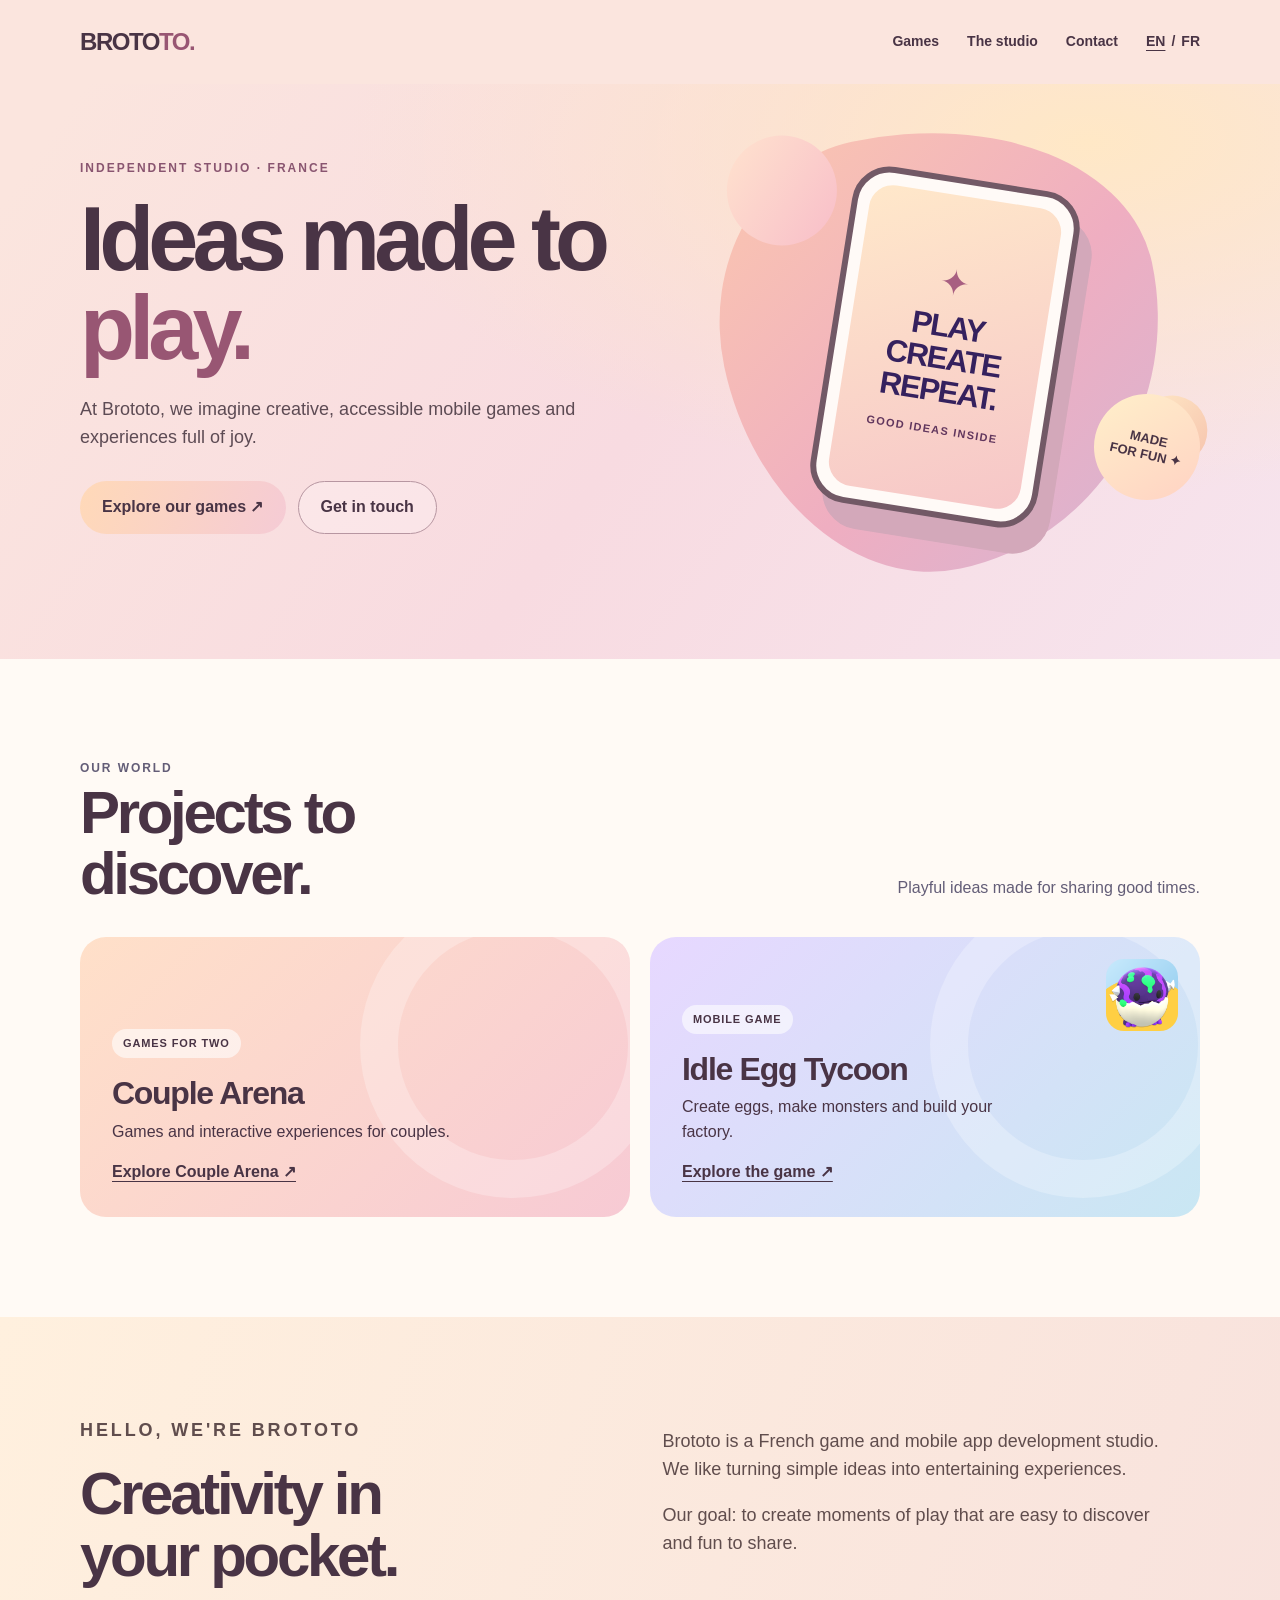
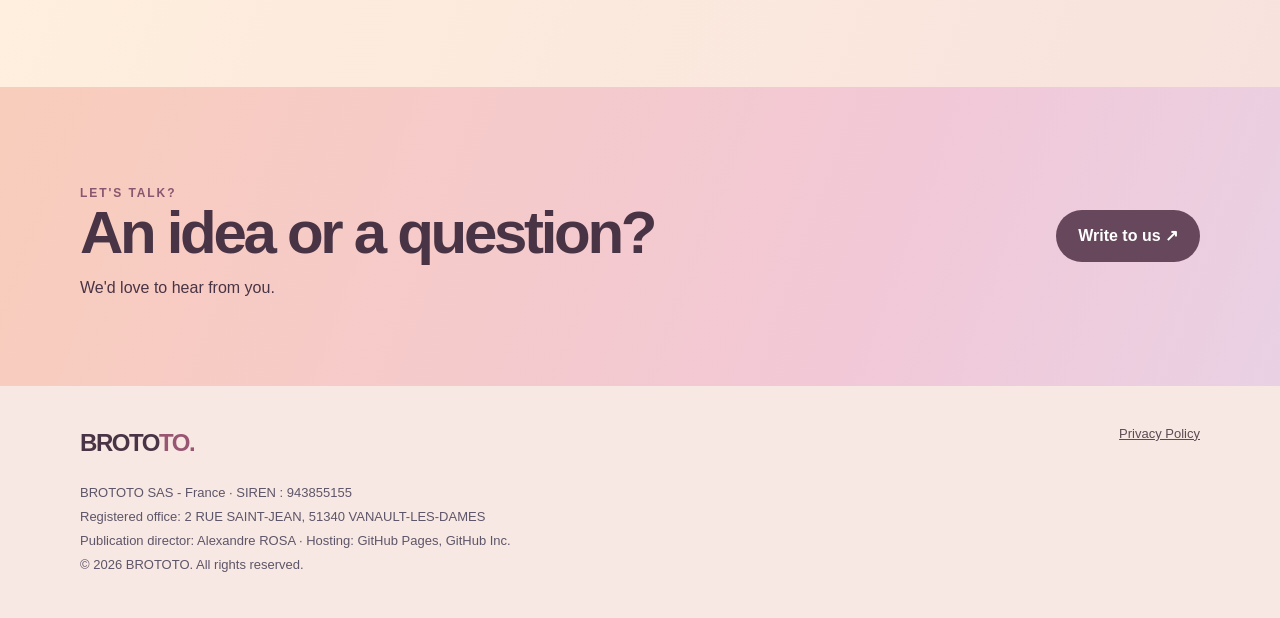
<file: index.html>
<!DOCTYPE html>
<html lang="en" data-canonical-base="https://brototo.fr/">
<head>
  <meta charset="UTF-8">
  <meta name="viewport" content="width=device-width, initial-scale=1">
  <script>
    window.dataLayer = window.dataLayer || [];
    function gtag(){dataLayer.push(arguments);}
    gtag('js', new Date());
    window.dataLayer.push({'gtm.start': new Date().getTime(), event: 'gtm.js'});
  </script>
  <script async src="https://www.googletagmanager.com/gtm.js?id=GTM-5X4987NF"></script>
  <meta name="description" content="BROTOTO is a French studio creating accessible mobile games and playful experiences. Explore our games, including Idle Egg Tycoon." data-fr-content="BROTOTO est un studio français de jeux mobiles accessibles et d'expériences ludiques. Découvrez nos jeux, dont Idle Egg Tycoon.">
  <meta name="theme-color" content="#fbe5de">
  <title data-fr="BROTOTO — Jeux mobiles et expériences ludiques">BROTOTO — Mobile Games &amp; Playful Experiences</title>
  <link rel="icon" type="image/png" href="/favicon.png">
  <link rel="alternate" hreflang="en" href="https://brototo.fr/">
  <link rel="alternate" hreflang="fr" href="https://brototo.fr/?lang=fr">
  <link rel="alternate" hreflang="x-default" href="https://brototo.fr/">
  <meta property="og:type" content="website">
  <meta property="og:site_name" content="BROTOTO">
  <meta property="og:url" content="https://brototo.fr/" data-fr-content="https://brototo.fr/?lang=fr">
  <meta property="og:title" content="BROTOTO — Mobile Games &amp; Playful Experiences" data-fr-content="BROTOTO — Jeux mobiles et expériences ludiques">
  <meta property="og:description" content="BROTOTO is a French studio creating accessible mobile games and playful experiences. Explore our games, including Idle Egg Tycoon." data-fr-content="BROTOTO est un studio français de jeux mobiles accessibles et d'expériences ludiques. Découvrez nos jeux, dont Idle Egg Tycoon.">
  <meta property="og:locale" content="en_US" data-fr-content="fr_FR">
  <meta property="og:locale:alternate" content="fr_FR" data-fr-content="en_US">
  <meta property="og:image" content="https://brototo.fr/assets/social-card.png">
  <meta property="og:image:type" content="image/png">
  <meta property="og:image:width" content="1200">
  <meta property="og:image:height" content="630">
  <meta property="og:image:alt" content="BROTOTO — mobile games and playful experiences" data-fr-content="BROTOTO — jeux mobiles et expériences ludiques">
  <meta name="twitter:card" content="summary_large_image">
  <meta name="twitter:title" content="BROTOTO — Mobile Games &amp; Playful Experiences" data-fr-content="BROTOTO — Jeux mobiles et expériences ludiques">
  <meta name="twitter:description" content="BROTOTO is a French studio creating accessible mobile games and playful experiences. Explore our games, including Idle Egg Tycoon." data-fr-content="BROTOTO est un studio français de jeux mobiles accessibles et d'expériences ludiques. Découvrez nos jeux, dont Idle Egg Tycoon.">
  <meta name="twitter:image" content="https://brototo.fr/assets/social-card.png">
  <meta name="twitter:image:alt" content="BROTOTO — mobile games and playful experiences" data-fr-content="BROTOTO — jeux mobiles et expériences ludiques">
  <script type="application/ld+json">
  {
    "@context": "https://schema.org",
    "@graph": [
      {
        "@type": "Organization",
        "@id": "https://brototo.fr/#organization",
        "name": "BROTOTO",
        "legalName": "BROTOTO SAS",
        "url": "https://brototo.fr/",
        "logo": "https://brototo.fr/favicon.png",
        "email": "alexandre@brototo.fr",
        "identifier": "943855155",
        "address": {
          "@type": "PostalAddress",
          "streetAddress": "2 Rue Saint-Jean",
          "postalCode": "51340",
          "addressLocality": "Vanault-les-Dames",
          "addressCountry": "FR"
        }
      },
      {
        "@type": "WebSite",
        "@id": "https://brototo.fr/#website",
        "url": "https://brototo.fr/",
        "name": "BROTOTO",
        "description": "Mobile games and playful experiences from a French studio.",
        "inLanguage": ["en", "fr"],
        "publisher": {"@id": "https://brototo.fr/#organization"}
      }
    ]
  }
  </script>
  <script src="/assets/site.js" defer></script>
  <style>
    :root { color-scheme: light; --ink: #493445; --pink: #f8d2cc; --purple: #895570; --cream: #fffaf5; }
    * { box-sizing: border-box; }
    html { scroll-behavior: smooth; }
    body { margin: 0; background: var(--cream); color: var(--ink); font-family: Arial, Helvetica, sans-serif; line-height: 1.55; }
    a { color: inherit; }
    a:focus-visible { outline: 3px solid #895570; outline-offset: 5px; }
    .wrap { width: min(1120px, calc(100% - 48px)); margin: auto; }
    header { background: #fbe5de; color: var(--ink); }
    .nav { min-height: 84px; display: flex; justify-content: space-between; align-items: center; gap: 24px; }
    .brand { text-decoration: none; font-size: 24px; font-weight: 900; letter-spacing: -.06em; }
    .brand span { color: #985673; }
    .site-links { display: flex; align-items: center; gap: 28px; }
    nav { display: flex; gap: 28px; align-items: center; font-size: 14px; font-weight: 700; }
    nav a { text-decoration: none; }
    nav a:hover { color: #985673; }
    .language-switch { gap: 6px; white-space: nowrap; }
    .language-switch a[aria-current="page"] { text-decoration: underline; text-underline-offset: 4px; }
    .hero { overflow: hidden; background: radial-gradient(ellipse at 85% 10%, #ffe8c6 0%, transparent 48%), linear-gradient(125deg, #fbe5de 5%, #f8dbe1 52%, #f6e4ee 100%); color: var(--ink); }
    .hero-grid { display: grid; grid-template-columns: 1.05fr .95fr; gap: 45px; align-items: center; min-height: 575px; padding-top: 45px; padding-bottom: 95px; }
    .eyebrow { margin: 0 0 18px; color: #895570; font-size: 12px; font-weight: 800; letter-spacing: .17em; text-transform: uppercase; }
    h1, h2, h3, p { margin-top: 0; }
    h1 { max-width: 650px; margin-bottom: 24px; font-size: clamp(52px, 7.5vw, 90px); line-height: .98; letter-spacing: -.065em; }
    h1 em { color: #985673; font-style: normal; }
    .intro { max-width: 500px; color: #5d4b54; font-size: 18px; }
    .actions { display: flex; flex-wrap: wrap; gap: 12px; margin-top: 30px; }
    .button { display: inline-flex; align-items: center; justify-content: center; min-height: 52px; padding: 13px 22px; border-radius: 100px; background: linear-gradient(110deg, #ffd9b8, #f5cbd5); color: var(--ink); font-weight: 800; text-decoration: none; transition: transform .2s; }
    .button:hover { transform: translateY(-3px); }
    .button.secondary { color: var(--ink); border: 1px solid #b796a1; background: rgba(255,255,255,.24); }
    .art { position: relative; min-height: 390px; display: grid; place-items: center; }
    .art-bg { position: absolute; width: min(100%, 440px); aspect-ratio: 1; border-radius: 39% 61% 57% 43% / 44% 41% 59% 56%; background: linear-gradient(145deg, #fac5b1 5%, #efaec1 56%, #d7b4d2 100%); transform: rotate(-12deg); }
    .art-bg::before, .art-bg::after { content: ''; position: absolute; border-radius: 50%; }
    .art-bg::before { width: 110px; height: 110px; top: -22px; left: 38px; background: linear-gradient(135deg, #ffe3ce, #f8bdc9); }
    .art-bg::after { width: 70px; height: 70px; right: -20px; bottom: 56px; background: linear-gradient(145deg, #ffe9c6, #f6c3ad); }
    .phone { z-index: 1; width: 230px; height: 340px; padding: 12px; border: 6px solid #725966; border-radius: 38px; background: #fffaf7; box-shadow: 16px 24px 0 #d3a8ba; transform: rotate(9deg); }
    .screen { height: 100%; display: flex; flex-direction: column; align-items: center; justify-content: center; border-radius: 24px; background: linear-gradient(155deg, #ffe8ca, #f6c6c8); text-align: center; overflow: hidden; }
    .screen .sparkle { color: #a85f81; font-size: 36px; }
    .screen strong { padding: 0 12px; color: #35215e; font-size: 31px; line-height: 1.05; letter-spacing: -.05em; }
    .screen small { margin-top: 14px; color: #61365d; font-weight: 800; font-size: 11px; letter-spacing: .12em; }
    .sticker { position: absolute; z-index: 2; right: 0; bottom: 42px; display: grid; place-items: center; width: 106px; height: 106px; border-radius: 50%; background: linear-gradient(135deg, #fff0ca, #ffd2c3); color: var(--ink); font-size: 13px; line-height: 1.2; font-weight: 900; text-align: center; transform: rotate(13deg); }
    section { padding: 100px 0; }
    .section-top { display: flex; align-items: end; justify-content: space-between; gap: 24px; margin-bottom: 32px; }
    .section-top p { max-width: 330px; margin-bottom: 4px; color: #635d77; }
    .section-label { color: #895570; font-size: 12px; font-weight: 900; letter-spacing: .16em; text-transform: uppercase; }
    h2 { margin-bottom: 0; font-size: clamp(38px, 5vw, 60px); line-height: 1.03; letter-spacing: -.055em; }
    .projects { display: grid; grid-template-columns: 1fr 1fr; gap: 20px; }
    .project { position: relative; min-height: 280px; padding: 32px; border-radius: 26px; overflow: hidden; display: flex; flex-direction: column; align-items: start; justify-content: end; }
    .project::after { content: ''; position: absolute; width: 230px; height: 230px; border: 38px solid rgba(255,255,255,.25); border-radius: 50%; right: -36px; top: -45px; }
    .project > * { position: relative; z-index: 1; }
    .project.couple { background: linear-gradient(135deg, #ffe0c9, #f7cad4); }
    .project.egg { background: linear-gradient(135deg, #e7d8ff, #c9e7f3); }
    .project-icon { position: absolute; z-index: 2; top: 22px; right: 22px; width: 72px; height: 72px; border-radius: 18px; }
    .pill { padding: 6px 11px; border-radius: 50px; background: rgba(255,255,255,.6); font-size: 11px; font-weight: 800; letter-spacing: .08em; text-transform: uppercase; }
    .project h3 { margin: 18px 0 8px; font-size: 32px; line-height: 1.1; letter-spacing: -.04em; }
    .project p { max-width: 360px; margin-bottom: 16px; }
    .project a { font-weight: 800; text-underline-offset: 4px; }
    .about { background: linear-gradient(110deg, #fff0de, #f8e2dd); }
    .about-grid { display: grid; grid-template-columns: 1fr 1fr; gap: 45px; align-items: center; }
    .about p { max-width: 500px; font-size: 18px; color: #604d4d; }
    .contact { padding: 85px 0; background: linear-gradient(110deg, #f9cdbb, #f2c8d7 68%, #e9d1e4); }
    .contact-row { display: flex; flex-wrap: wrap; justify-content: space-between; align-items: center; gap: 30px; }
    .contact p { margin: 12px 0 0; }
    .contact .button { background: #67475b; color: white; }
    footer { padding: 38px 0; color: #5d4b54; background: #f8e8e3; font-size: 13px; }
    .footer-top { display: flex; flex-wrap: wrap; justify-content: space-between; gap: 20px; }
    footer .brand { color: var(--ink); }
    .legal { margin-top: 22px; color: #5d5569; }
    .legal p { margin: 4px 0; }
    @media (max-width: 720px) {
      .wrap { width: min(100% - 36px, 1120px); }
      .nav { min-height: 72px; flex-wrap: wrap; gap: 12px; padding: 16px 0; }
      .site-links { width: 100%; justify-content: space-between; gap: 12px; }
      nav { gap: 16px; font-size: 13px; }
      .hero-grid, .about-grid { grid-template-columns: 1fr; }
      .hero-grid { gap: 5px; padding-top: 60px; padding-bottom: 65px; }
      .art { min-height: 360px; }
      .art-bg { width: 320px; }
      .phone { width: 195px; height: 295px; }
      .sticker { right: 3%; }
      section { padding: 70px 0; }
      .section-top { align-items: start; flex-direction: column; }
      .projects { grid-template-columns: 1fr; }
    }
    @media (prefers-reduced-motion: reduce) { html { scroll-behavior: auto; } .button { transition: none; } }
  </style>
</head>
<body>
  <header>
    <div class="wrap nav">
      <a class="brand" href="#top" aria-label="Brototo">BROTO<span>TO.</span></a>
      <div class="site-links">
        <nav aria-label="Main navigation" data-fr-aria-label="Navigation principale">
          <a href="/games/" data-lang-link data-fr="Jeux">Games</a>
          <a href="#studio" data-fr="Le studio">The studio</a>
          <a href="#contact">Contact</a>
        </nav>
        <nav class="language-switch" aria-label="Language" data-fr-aria-label="Langue">
          <a id="language-en" href="?lang=en" lang="en" aria-current="page">EN</a>
          <span aria-hidden="true">/</span>
          <a id="language-fr" href="?lang=fr" lang="fr">FR</a>
        </nav>
      </div>
    </div>
  </header>
  <main id="top">
    <div class="hero">
      <div class="wrap hero-grid">
        <div>
          <p class="eyebrow" data-fr="Studio indépendant · France">Independent studio · France</p>
          <h1><span data-fr="Des idées qui ">Ideas made to </span><em data-fr="se jouent.">play.</em></h1>
          <p class="intro" data-fr="Chez Brototo, nous imaginons des jeux et des expériences mobiles créatives, accessibles et pleines de bonne humeur.">At Brototo, we imagine creative, accessible mobile games and experiences full of joy.</p>
          <div class="actions">
            <a class="button" href="/games/" data-lang-link><span data-fr="Découvrir nos jeux">Explore our games</span> <span aria-hidden="true">&nbsp;↗</span></a>
            <a class="button secondary" href="#contact" data-fr="Nous contacter">Get in touch</a>
          </div>
        </div>
        <div class="art" aria-hidden="true"><div class="art-bg"></div><div class="phone"><div class="screen"><span class="sparkle">✦</span><strong>PLAY<br>CREATE<br>REPEAT.</strong><small>GOOD IDEAS INSIDE</small></div></div><div class="sticker">MADE<br>FOR FUN ✦</div></div>
      </div>
    </div>
    <section id="projets">
      <div class="wrap">
        <div class="section-top">
          <div>
            <p class="section-label" data-fr="Notre univers">Our world</p>
            <h2><span data-fr="Des projets à">Projects to</span><br><span data-fr="découvrir.">discover.</span></h2>
          </div>
          <p data-fr="Des idées ludiques, pensées pour partager de bons moments.">Playful ideas made for sharing good times.</p>
        </div>
        <div class="projects">
          <article class="project couple">
            <span class="pill" data-fr="Jeux à deux">Games for two</span>
            <h3>Couple Arena</h3>
            <p data-fr="Des jeux et expériences interactives à partager en couple.">Games and interactive experiences for couples.</p>
            <a href="https://couple-arena.com" data-fr="Découvrir Couple Arena ↗">Explore Couple Arena ↗</a>
          </article>
          <article class="project egg">
            <img class="project-icon" src="/games/idle-egg-tycoon/assets/icon.png" alt="" width="512" height="512" loading="lazy">
            <span class="pill" data-fr="Jeu mobile">Mobile game</span>
            <h3>Idle Egg Tycoon</h3>
            <p data-fr="Créez des œufs, faites naître des monstres et développez votre usine.">Create eggs, make monsters and build your factory.</p>
            <a href="/games/idle-egg-tycoon/" data-lang-link data-fr="Découvrir le jeu ↗">Explore the game ↗</a>
          </article>
        </div>
      </div>
    </section>
    <section id="studio" class="about">
      <div class="wrap about-grid">
        <div>
          <p class="section-label" data-fr="Bonjour, nous c’est Brototo">Hello, we're Brototo</p>
          <h2><span data-fr="De la créativité">Creativity in</span><br><span data-fr="dans la poche.">your pocket.</span></h2>
        </div>
        <div>
          <p data-fr="Brototo est un studio français de développement de jeux vidéo et d’applications mobiles. Nous aimons transformer des idées simples en expériences divertissantes.">Brototo is a French game and mobile app development studio. We like turning simple ideas into entertaining experiences.</p>
          <p data-fr="Notre envie : créer des moments de jeu faciles à découvrir et agréables à partager.">Our goal: to create moments of play that are easy to discover and fun to share.</p>
        </div>
      </div>
    </section>
    <section id="contact" class="contact">
      <div class="wrap contact-row">
        <div>
          <p class="section-label" data-fr="On se parle ?">Let's talk?</p>
          <h2 data-fr="Une idée, une question ?">An idea or a question?</h2>
          <p data-fr="Nous serions ravis d’échanger avec vous.">We'd love to hear from you.</p>
        </div>
        <a class="button" href="mailto:alexandre@brototo.fr" data-fr="Écrivez-nous ↗">Write to us ↗</a>
      </div>
    </section>
  </main>
  <footer>
    <div class="wrap">
      <div class="footer-top">
        <a class="brand" href="#top">BROTO<span>TO.</span></a>
        <a href="/privacy/">Privacy Policy</a>
      </div>
      <div class="legal">
        <p>BROTOTO SAS - France · SIREN : 943855155</p>
        <p><span data-fr="Siège social :">Registered office:</span> 2 RUE SAINT-JEAN, 51340 VANAULT-LES-DAMES</p>
        <p><span data-fr="Directeur de publication :">Publication director:</span> Alexandre ROSA · <span data-fr="Hébergement :">Hosting:</span> GitHub Pages, GitHub Inc.</p>
        <p data-fr="© 2026 BROTOTO. Tous droits réservés.">© 2026 BROTOTO. All rights reserved.</p>
      </div>
    </div>
  </footer>
</body>
</html>
</file>
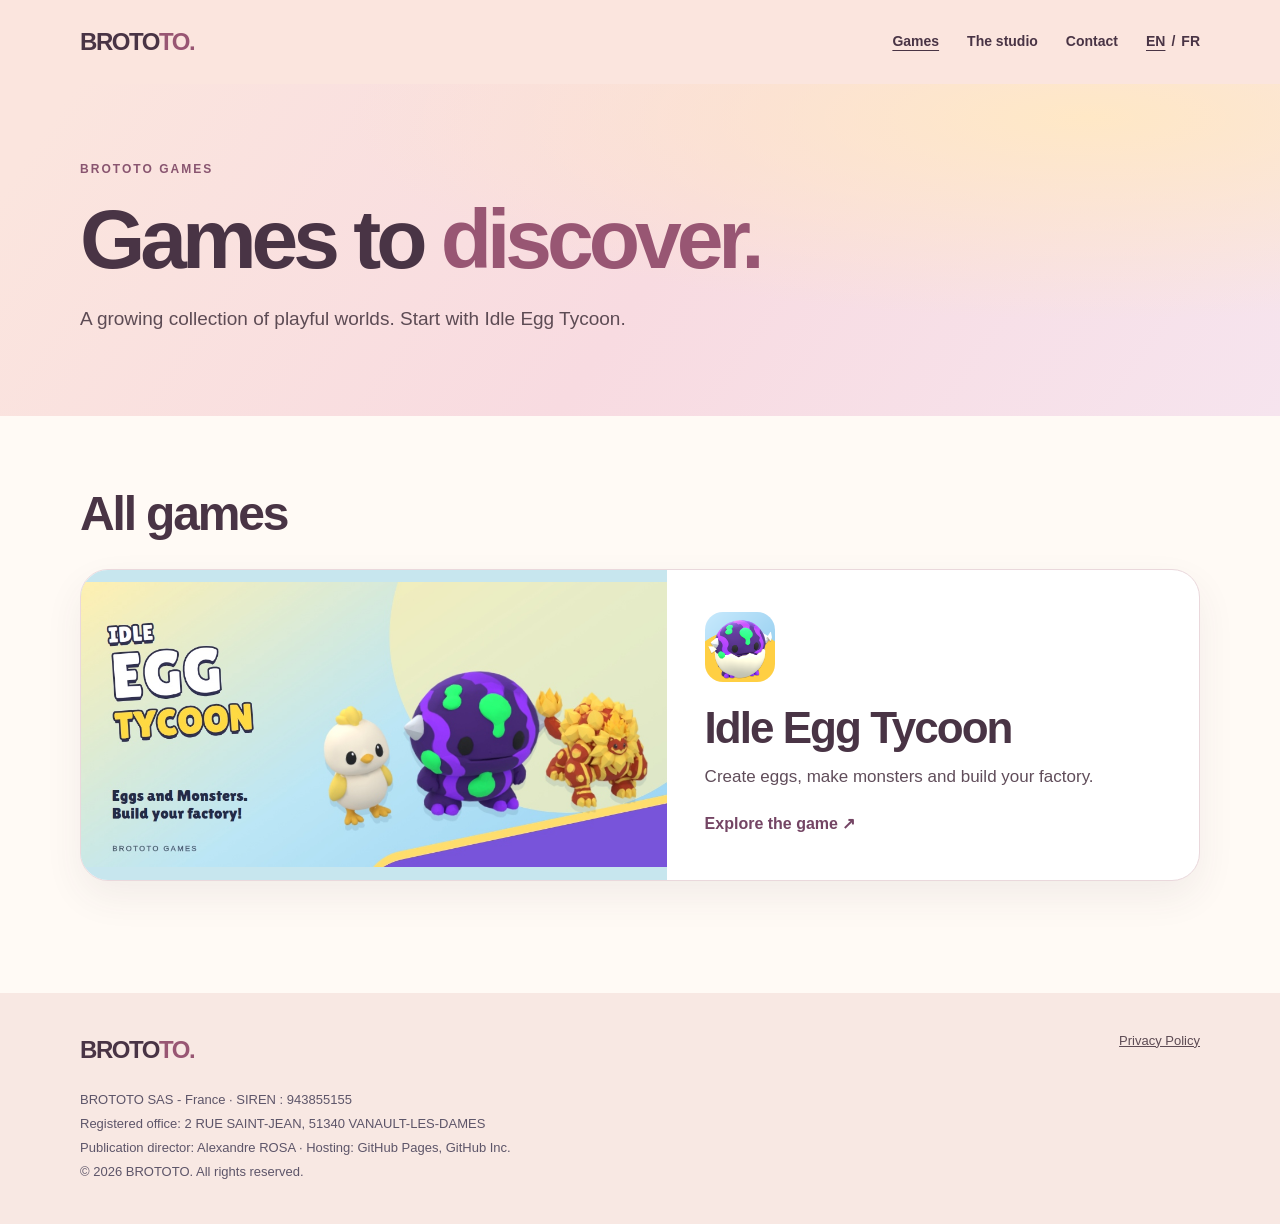
<file: games/index.html>
<!DOCTYPE html>
<html lang="en" data-canonical-base="https://brototo.fr/games/">
<head>
  <meta charset="UTF-8">
  <meta name="viewport" content="width=device-width, initial-scale=1">
  <script>
    window.dataLayer = window.dataLayer || [];
    function gtag(){dataLayer.push(arguments);}
    gtag('js', new Date());
    window.dataLayer.push({'gtm.start': new Date().getTime(), event: 'gtm.js'});
  </script>
  <script async src="https://www.googletagmanager.com/gtm.js?id=GTM-5X4987NF"></script>
  <meta name="description" content="Explore BROTOTO games. Meet Idle Egg Tycoon, a mobile game where you create eggs, discover monsters and grow a factory." data-fr-content="Découvrez les jeux BROTOTO. Dans Idle Egg Tycoon, créez des œufs, découvrez des monstres et développez une usine.">
  <meta name="theme-color" content="#fbe5de">
  <title data-fr="Jeux mobiles | BROTOTO">Mobile Games | BROTOTO</title>
  <link rel="icon" type="image/png" href="/favicon.png">
  <link rel="alternate" hreflang="en" href="https://brototo.fr/games/">
  <link rel="alternate" hreflang="fr" href="https://brototo.fr/games/?lang=fr">
  <link rel="alternate" hreflang="x-default" href="https://brototo.fr/games/">
  <meta property="og:type" content="website">
  <meta property="og:site_name" content="BROTOTO">
  <meta property="og:url" content="https://brototo.fr/games/" data-fr-content="https://brototo.fr/games/?lang=fr">
  <meta property="og:title" content="Mobile Games | BROTOTO" data-fr-content="Jeux mobiles | BROTOTO">
  <meta property="og:description" content="Explore BROTOTO games. Meet Idle Egg Tycoon, a mobile game where you create eggs, discover monsters and grow a factory." data-fr-content="Découvrez les jeux BROTOTO. Dans Idle Egg Tycoon, créez des œufs, découvrez des monstres et développez une usine.">
  <meta property="og:locale" content="en_US" data-fr-content="fr_FR">
  <meta property="og:locale:alternate" content="fr_FR" data-fr-content="en_US">
  <meta property="og:image" content="https://brototo.fr/assets/social-card.png">
  <meta property="og:image:type" content="image/png">
  <meta property="og:image:width" content="1200">
  <meta property="og:image:height" content="630">
  <meta property="og:image:alt" content="BROTOTO — mobile games and playful experiences" data-fr-content="BROTOTO — jeux mobiles et expériences ludiques">
  <meta name="twitter:card" content="summary_large_image">
  <meta name="twitter:title" content="Mobile Games | BROTOTO" data-fr-content="Jeux mobiles | BROTOTO">
  <meta name="twitter:description" content="Explore BROTOTO games. Meet Idle Egg Tycoon, a mobile game where you create eggs, discover monsters and grow a factory." data-fr-content="Découvrez les jeux BROTOTO. Dans Idle Egg Tycoon, créez des œufs, découvrez des monstres et développez une usine.">
  <meta name="twitter:image" content="https://brototo.fr/assets/social-card.png">
  <meta name="twitter:image:alt" content="BROTOTO — mobile games and playful experiences" data-fr-content="BROTOTO — jeux mobiles et expériences ludiques">
  <script type="application/ld+json">
  {
    "@context": "https://schema.org",
    "@graph": [
      {
        "@type": "CollectionPage",
        "@id": "https://brototo.fr/games/#webpage",
        "url": "https://brototo.fr/games/",
        "name": "Mobile Games | BROTOTO",
        "description": "Explore BROTOTO games, starting with Idle Egg Tycoon.",
        "isPartOf": {"@id": "https://brototo.fr/#website"},
        "publisher": {"@id": "https://brototo.fr/#organization"},
        "mainEntity": {"@id": "https://brototo.fr/games/#games"}
      },
      {
        "@type": "ItemList",
        "@id": "https://brototo.fr/games/#games",
        "name": "BROTOTO games",
        "numberOfItems": 1,
        "itemListElement": [
          {
            "@type": "ListItem",
            "position": 1,
            "name": "Idle Egg Tycoon",
            "url": "https://brototo.fr/games/idle-egg-tycoon/"
          }
        ]
      }
    ]
  }
  </script>
  <link rel="stylesheet" href="/assets/games.css">
  <script src="/assets/site.js" defer></script>
</head>
<body>
  <header>
    <div class="wrap nav">
      <a class="brand" href="/" data-lang-link aria-label="Brototo">BROTO<span>TO.</span></a>
      <div class="site-links">
        <nav class="main-nav" aria-label="Main navigation" data-fr-aria-label="Navigation principale">
          <a href="/games/" data-lang-link data-fr="Jeux" aria-current="page">Games</a>
          <a href="/#studio" data-lang-link data-fr="Le studio">The studio</a>
          <a href="/#contact" data-lang-link>Contact</a>
        </nav>
        <nav class="language-switch" aria-label="Language" data-fr-aria-label="Langue">
          <a id="language-en" href="?lang=en" lang="en" aria-current="page">EN</a>
          <span aria-hidden="true">/</span>
          <a id="language-fr" href="?lang=fr" lang="fr">FR</a>
        </nav>
      </div>
    </div>
  </header>

  <main>
    <div class="page-hero">
      <div class="wrap">
        <p class="eyebrow" data-fr="Les jeux Brototo">Brototo games</p>
        <h1><span data-fr="Des jeux à ">Games to </span><em data-fr="découvrir.">discover.</em></h1>
        <p class="lead" data-fr="Une collection de mondes ludiques qui s'agrandit. Découvrez Idle Egg Tycoon pour commencer.">A growing collection of playful worlds. Start with Idle Egg Tycoon.</p>
      </div>
    </div>

    <section class="catalog" aria-labelledby="all-games-title">
      <div class="wrap">
        <h2 class="section-heading" id="all-games-title" data-fr="Tous les jeux">All games</h2>
        <div class="game-list">
          <a class="game-card" href="/games/idle-egg-tycoon/" data-lang-link aria-labelledby="idle-egg-title idle-egg-description">
            <div class="game-card-art">
              <img src="/games/idle-egg-tycoon/assets/feature.jpg" alt="" width="1024" height="500">
            </div>
            <div class="game-card-body">
              <img class="game-card-icon" src="/games/idle-egg-tycoon/assets/icon.png" alt="" width="512" height="512">
              <h2 id="idle-egg-title">Idle Egg Tycoon</h2>
              <p id="idle-egg-description" data-fr="Créez des œufs, faites naître des monstres et développez votre usine.">Create eggs, make monsters and build your factory.</p>
              <span class="text-link" aria-hidden="true" data-fr="Découvrir le jeu ↗">Explore the game ↗</span>
            </div>
          </a>
        </div>
      </div>
    </section>
  </main>

  <footer>
    <div class="wrap">
      <div class="footer-top">
        <a class="brand" href="/" data-lang-link>BROTO<span>TO.</span></a>
        <a href="/privacy/">Privacy Policy</a>
      </div>
      <div class="legal">
        <p>BROTOTO SAS - France · SIREN : 943855155</p>
        <p><span data-fr="Siège social :">Registered office:</span> 2 RUE SAINT-JEAN, 51340 VANAULT-LES-DAMES</p>
        <p><span data-fr="Directeur de publication :">Publication director:</span> Alexandre ROSA · <span data-fr="Hébergement :">Hosting:</span> GitHub Pages, GitHub Inc.</p>
        <p data-fr="© 2026 BROTOTO. Tous droits réservés.">© 2026 BROTOTO. All rights reserved.</p>
      </div>
    </div>
  </footer>
</body>
</html>
</file>
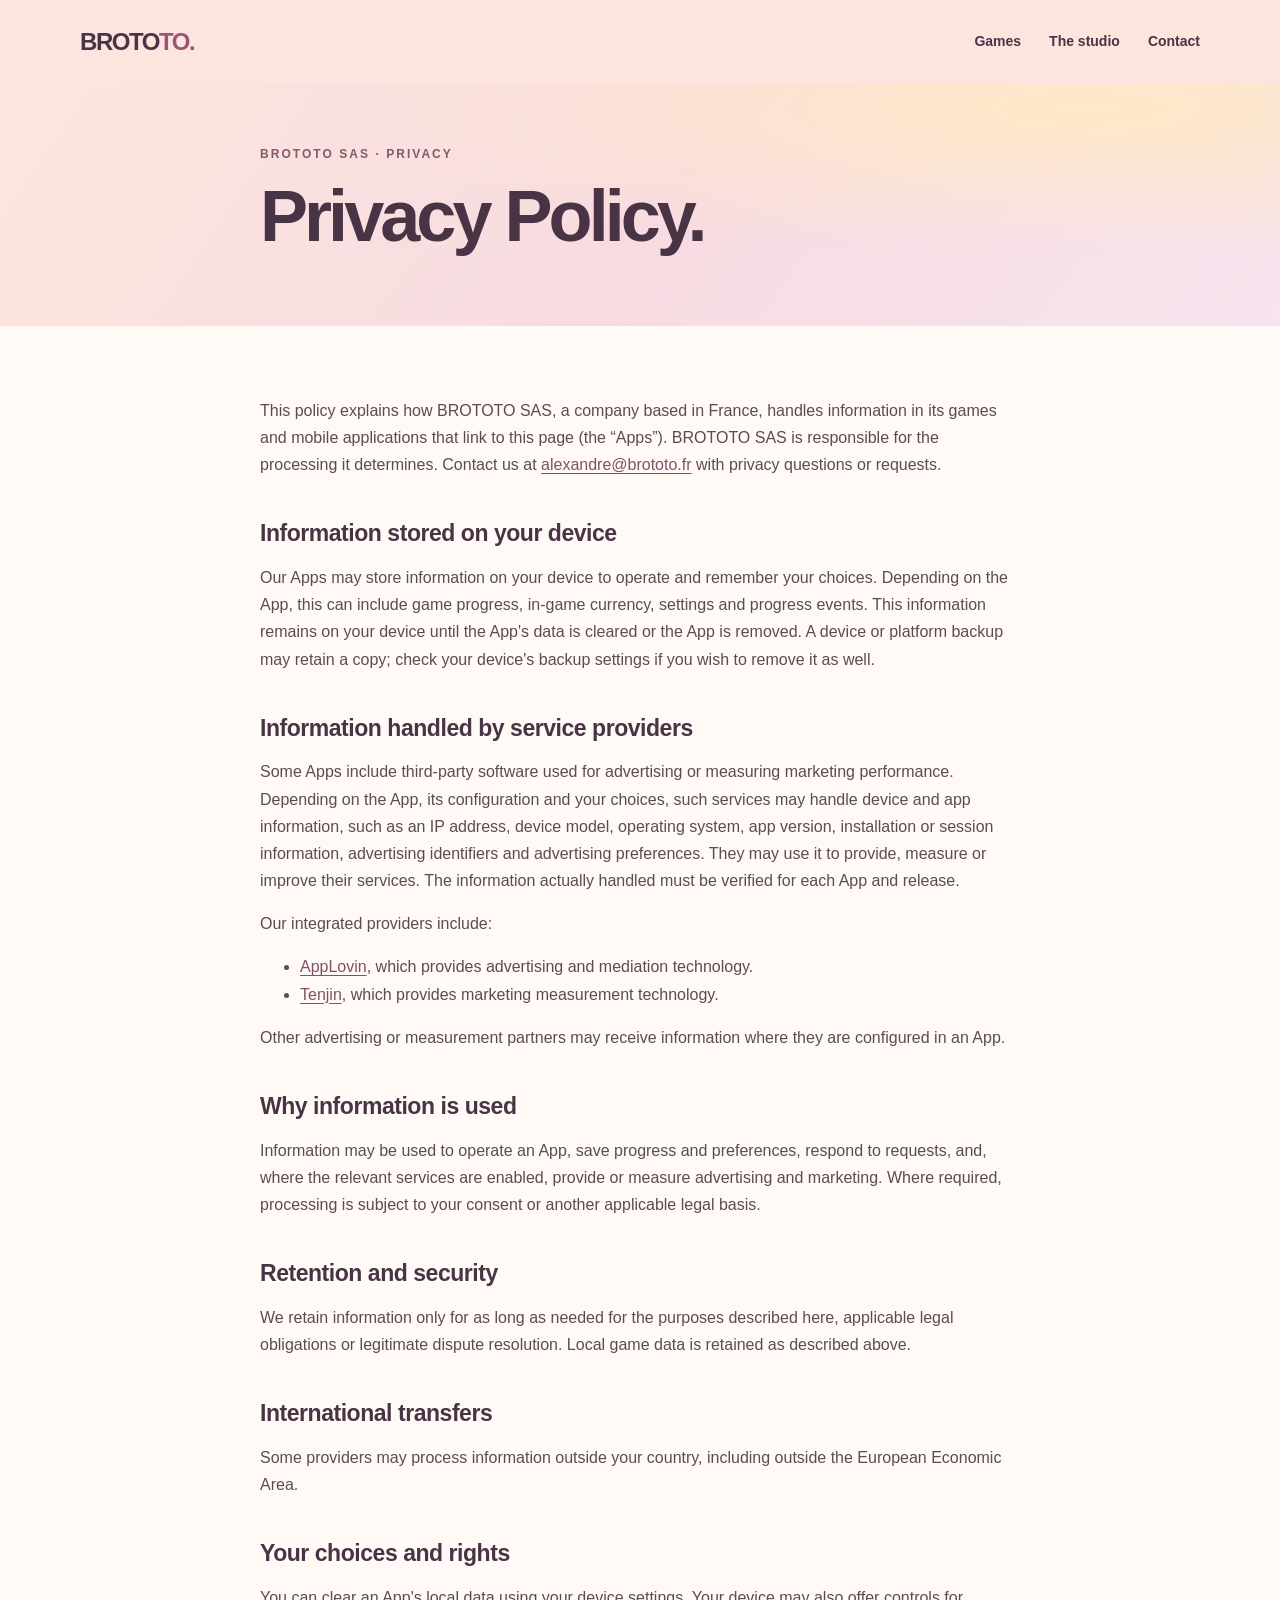
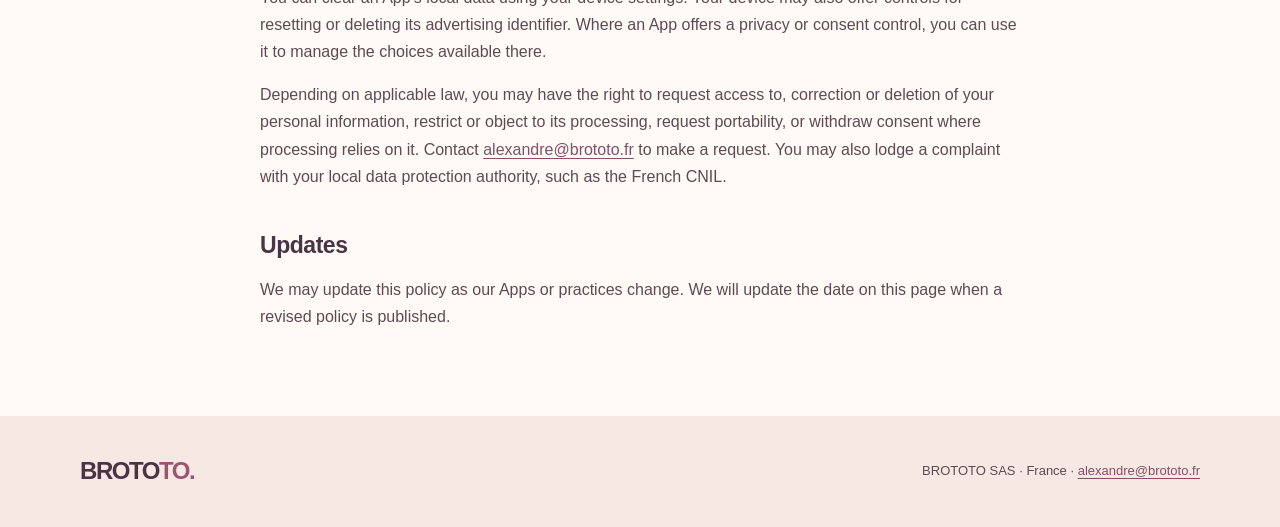
<file: privacy/index.html>
<!DOCTYPE html>
<html lang="en">
<head>
  <meta charset="UTF-8">
  <meta name="viewport" content="width=device-width, initial-scale=1">
  <script>
    window.dataLayer = window.dataLayer || [];
    function gtag(){dataLayer.push(arguments);}
    gtag('js', new Date());
    window.dataLayer.push({'gtm.start': new Date().getTime(), event: 'gtm.js'});
  </script>
  <script async src="https://www.googletagmanager.com/gtm.js?id=GTM-5X4987NF"></script>
  <meta name="description" content="Read how BROTOTO handles data in its mobile games and apps, including game progress, service providers, advertising and your choices.">
  <meta name="theme-color" content="#fbe5de">
  <title>Privacy Policy | BROTOTO</title>
  <link rel="icon" type="image/png" href="/favicon.png">
  <link rel="canonical" href="https://brototo.fr/privacy/">
  <meta property="og:type" content="website">
  <meta property="og:site_name" content="BROTOTO">
  <meta property="og:url" content="https://brototo.fr/privacy/">
  <meta property="og:title" content="Privacy Policy | BROTOTO">
  <meta property="og:description" content="Read how BROTOTO handles data in its mobile games and apps, including game progress, service providers, advertising and your choices.">
  <meta property="og:locale" content="en_US">
  <meta property="og:image" content="https://brototo.fr/assets/social-card.png">
  <meta property="og:image:type" content="image/png">
  <meta property="og:image:width" content="1200">
  <meta property="og:image:height" content="630">
  <meta property="og:image:alt" content="BROTOTO — mobile games and playful experiences">
  <meta name="twitter:card" content="summary_large_image">
  <meta name="twitter:title" content="Privacy Policy | BROTOTO">
  <meta name="twitter:description" content="Read how BROTOTO handles data in its mobile games and apps, including game progress, service providers, advertising and your choices.">
  <meta name="twitter:image" content="https://brototo.fr/assets/social-card.png">
  <meta name="twitter:image:alt" content="BROTOTO — mobile games and playful experiences">
  <script type="application/ld+json">
  {
    "@context": "https://schema.org",
    "@type": "WebPage",
    "@id": "https://brototo.fr/privacy/#webpage",
    "url": "https://brototo.fr/privacy/",
    "name": "Privacy Policy | BROTOTO",
    "inLanguage": "en",
    "isPartOf": {"@id": "https://brototo.fr/#website"},
    "publisher": {"@id": "https://brototo.fr/#organization"}
  }
  </script>
  <style>
    * { box-sizing: border-box; }
    body { margin: 0; background: #fffaf5; color: #493445; font: 16px Arial, sans-serif; line-height: 1.7; }
    a { color: #82506a; text-underline-offset: 3px; }
    a:focus-visible { outline: 3px solid #895570; outline-offset: 5px; }
    .wrap { width: min(1120px, calc(100% - 48px)); margin: auto; }
    header { background: #fbe5de; }
    .nav { min-height: 84px; display: flex; justify-content: space-between; align-items: center; gap: 24px; }
    .brand { color: #493445; text-decoration: none; font-size: 24px; font-weight: 900; letter-spacing: -.06em; }
    .brand span { color: #985673; }
    nav { display: flex; gap: 28px; align-items: center; font-size: 14px; font-weight: 700; }
    nav a { color: #493445; text-decoration: none; }
    nav a:hover { color: #985673; }
    .hero { background: radial-gradient(ellipse at 85% 10%, #ffe8c6 0%, transparent 48%), linear-gradient(125deg, #fbe5de 5%, #f8dbe1 52%, #f6e4ee 100%); }
    .hero-inner { max-width: 808px; margin: auto; padding: 60px 24px 72px; }
    .tag { margin: 0 0 16px; color: #895570; font-size: 12px; font-weight: 800; letter-spacing: .17em; text-transform: uppercase; }
    h1 { margin: 0; font-size: clamp(48px, 7vw, 72px); line-height: 1.02; letter-spacing: -.055em; }
    main { max-width: 808px; margin: auto; padding: 55px 24px 70px; }
    h2 { margin: 42px 0 12px; font-size: 23px; line-height: 1.2; letter-spacing: -.02em; }
    p, li { color: #5d4b54; }
    footer { padding: 35px 0; background: #f8e8e3; color: #5d4b54; font-size: 13px; }
    footer .wrap { display: flex; flex-wrap: wrap; justify-content: space-between; align-items: center; gap: 12px 24px; }
    footer p { margin: 0; }
    @media (max-width: 720px) { .wrap { width: min(100% - 36px, 1120px); } .nav { min-height: 72px; } nav { gap: 16px; font-size: 13px; } .hero-inner { padding-top: 45px; padding-bottom: 54px; } main { padding-top: 40px; } }
  </style>
</head>
<body>
  <header>
    <div class="wrap nav">
      <a class="brand" href="/" aria-label="Brototo home">BROTO<span>TO.</span></a>
      <nav aria-label="Main navigation"><a href="/games/">Games</a><a href="/#studio">The studio</a><a href="/#contact">Contact</a></nav>
    </div>
  </header>
  <div class="hero"><div class="hero-inner"><p class="tag">BROTOTO SAS · Privacy</p><h1>Privacy Policy.</h1></div></div>
  <main>
    <p>This policy explains how BROTOTO SAS, a company based in France, handles information in its games and mobile applications that link to this page (the “Apps”). BROTOTO SAS is responsible for the processing it determines. Contact us at <a href="mailto:alexandre@brototo.fr">alexandre@brototo.fr</a> with privacy questions or requests.</p>

    <h2>Information stored on your device</h2>
    <p>Our Apps may store information on your device to operate and remember your choices. Depending on the App, this can include game progress, in-game currency, settings and progress events. This information remains on your device until the App's data is cleared or the App is removed. A device or platform backup may retain a copy; check your device's backup settings if you wish to remove it as well.</p>

    <h2>Information handled by service providers</h2>
    <p>Some Apps include third-party software used for advertising or measuring marketing performance. Depending on the App, its configuration and your choices, such services may handle device and app information, such as an IP address, device model, operating system, app version, installation or session information, advertising identifiers and advertising preferences. They may use it to provide, measure or improve their services. The information actually handled must be verified for each App and release.</p>
    <p>Our integrated providers include:</p>
    <ul>
      <li><a href="https://legal.applovin.com/privacy/">AppLovin</a>, which provides advertising and mediation technology.</li>
      <li><a href="https://tenjin.com/privacy/">Tenjin</a>, which provides marketing measurement technology.</li>
    </ul>
    <p>Other advertising or measurement partners may receive information where they are configured in an App.</p>

    <h2>Why information is used</h2>
    <p>Information may be used to operate an App, save progress and preferences, respond to requests, and, where the relevant services are enabled, provide or measure advertising and marketing. Where required, processing is subject to your consent or another applicable legal basis.</p>

    <h2>Retention and security</h2>
    <p>We retain information only for as long as needed for the purposes described here, applicable legal obligations or legitimate dispute resolution. Local game data is retained as described above.</p>

    <h2>International transfers</h2>
    <p>Some providers may process information outside your country, including outside the European Economic Area.</p>

    <h2>Your choices and rights</h2>
    <p>You can clear an App's local data using your device settings. Your device may also offer controls for resetting or deleting its advertising identifier. Where an App offers a privacy or consent control, you can use it to manage the choices available there.</p>
    <p>Depending on applicable law, you may have the right to request access to, correction or deletion of your personal information, restrict or object to its processing, request portability, or withdraw consent where processing relies on it. Contact <a href="mailto:alexandre@brototo.fr">alexandre@brototo.fr</a> to make a request. You may also lodge a complaint with your local data protection authority, such as the French CNIL.</p>

    <h2>Updates</h2>
    <p>We may update this policy as our Apps or practices change. We will update the date on this page when a revised policy is published.</p>

  </main>
  <footer><div class="wrap"><a class="brand" href="/">BROTO<span>TO.</span></a><p>BROTOTO SAS · France · <a href="mailto:alexandre@brototo.fr">alexandre@brototo.fr</a></p></div></footer>
</body>
</html>
</file>
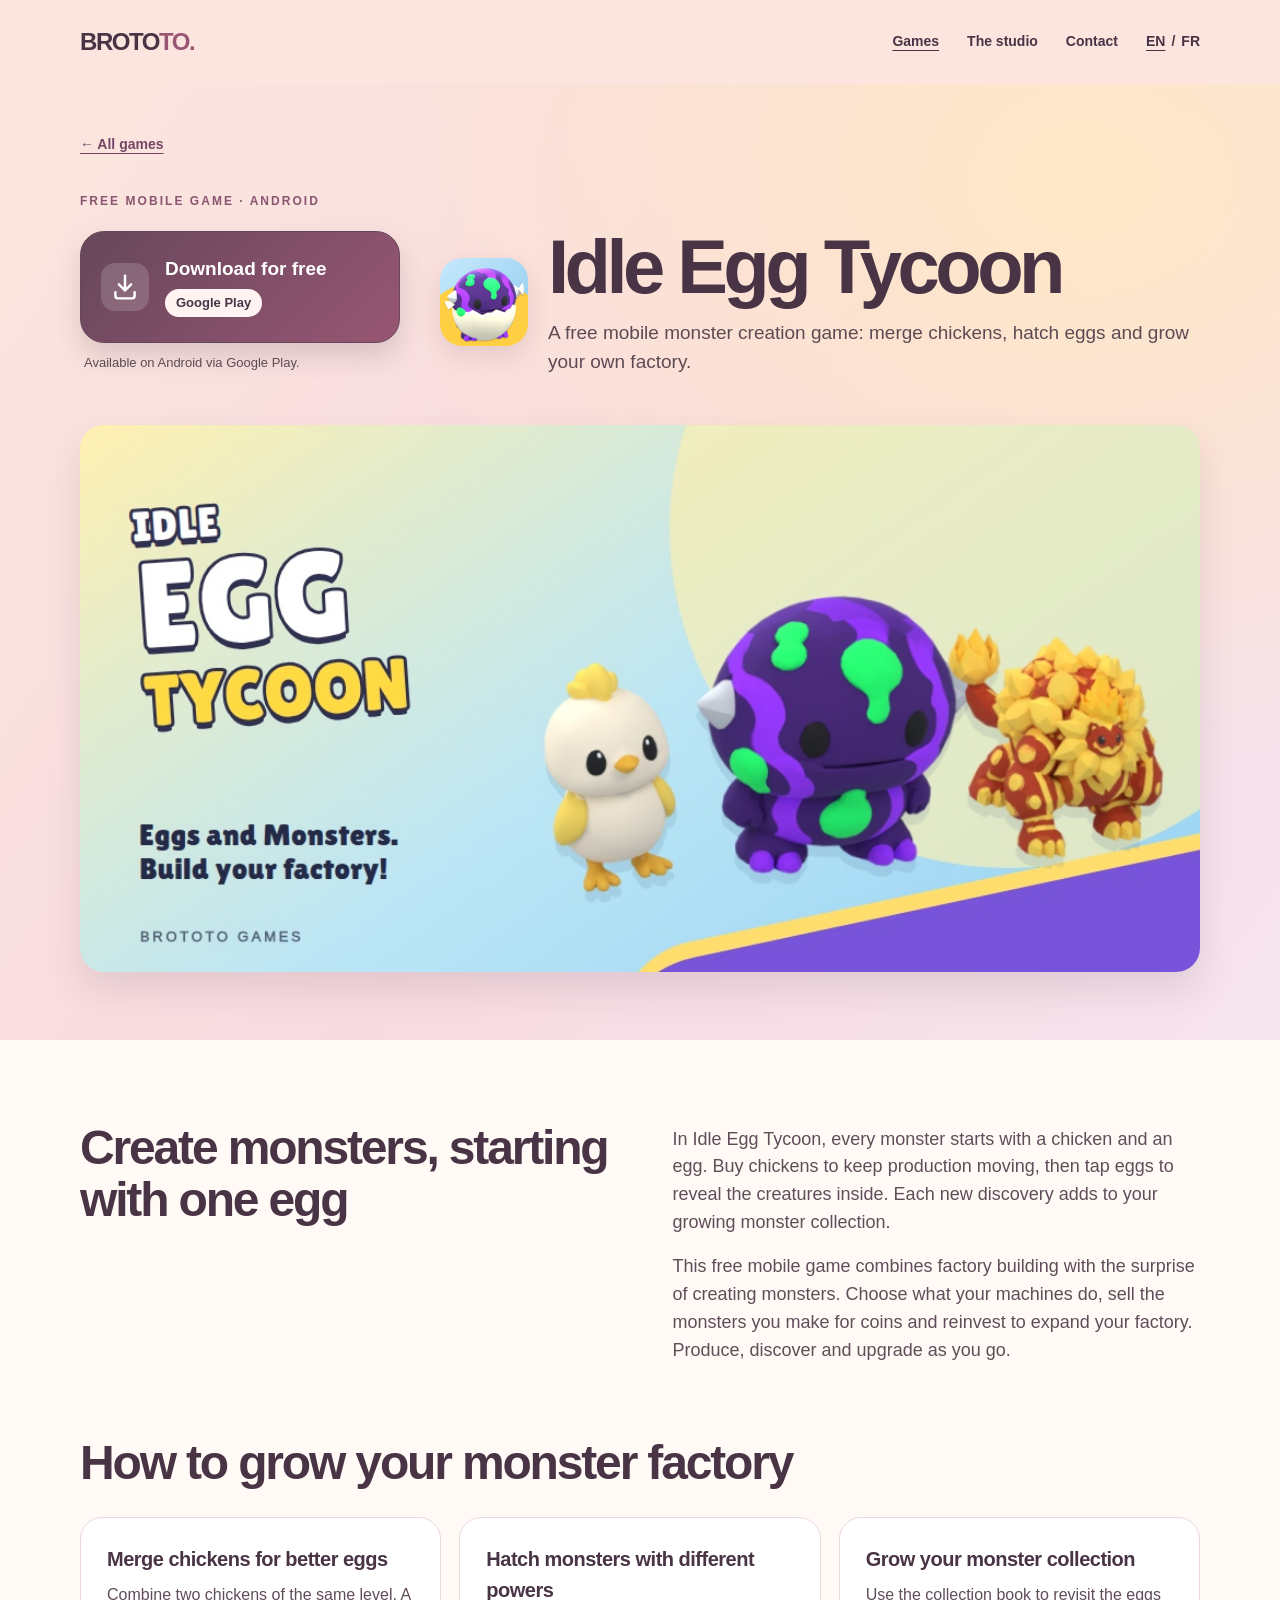
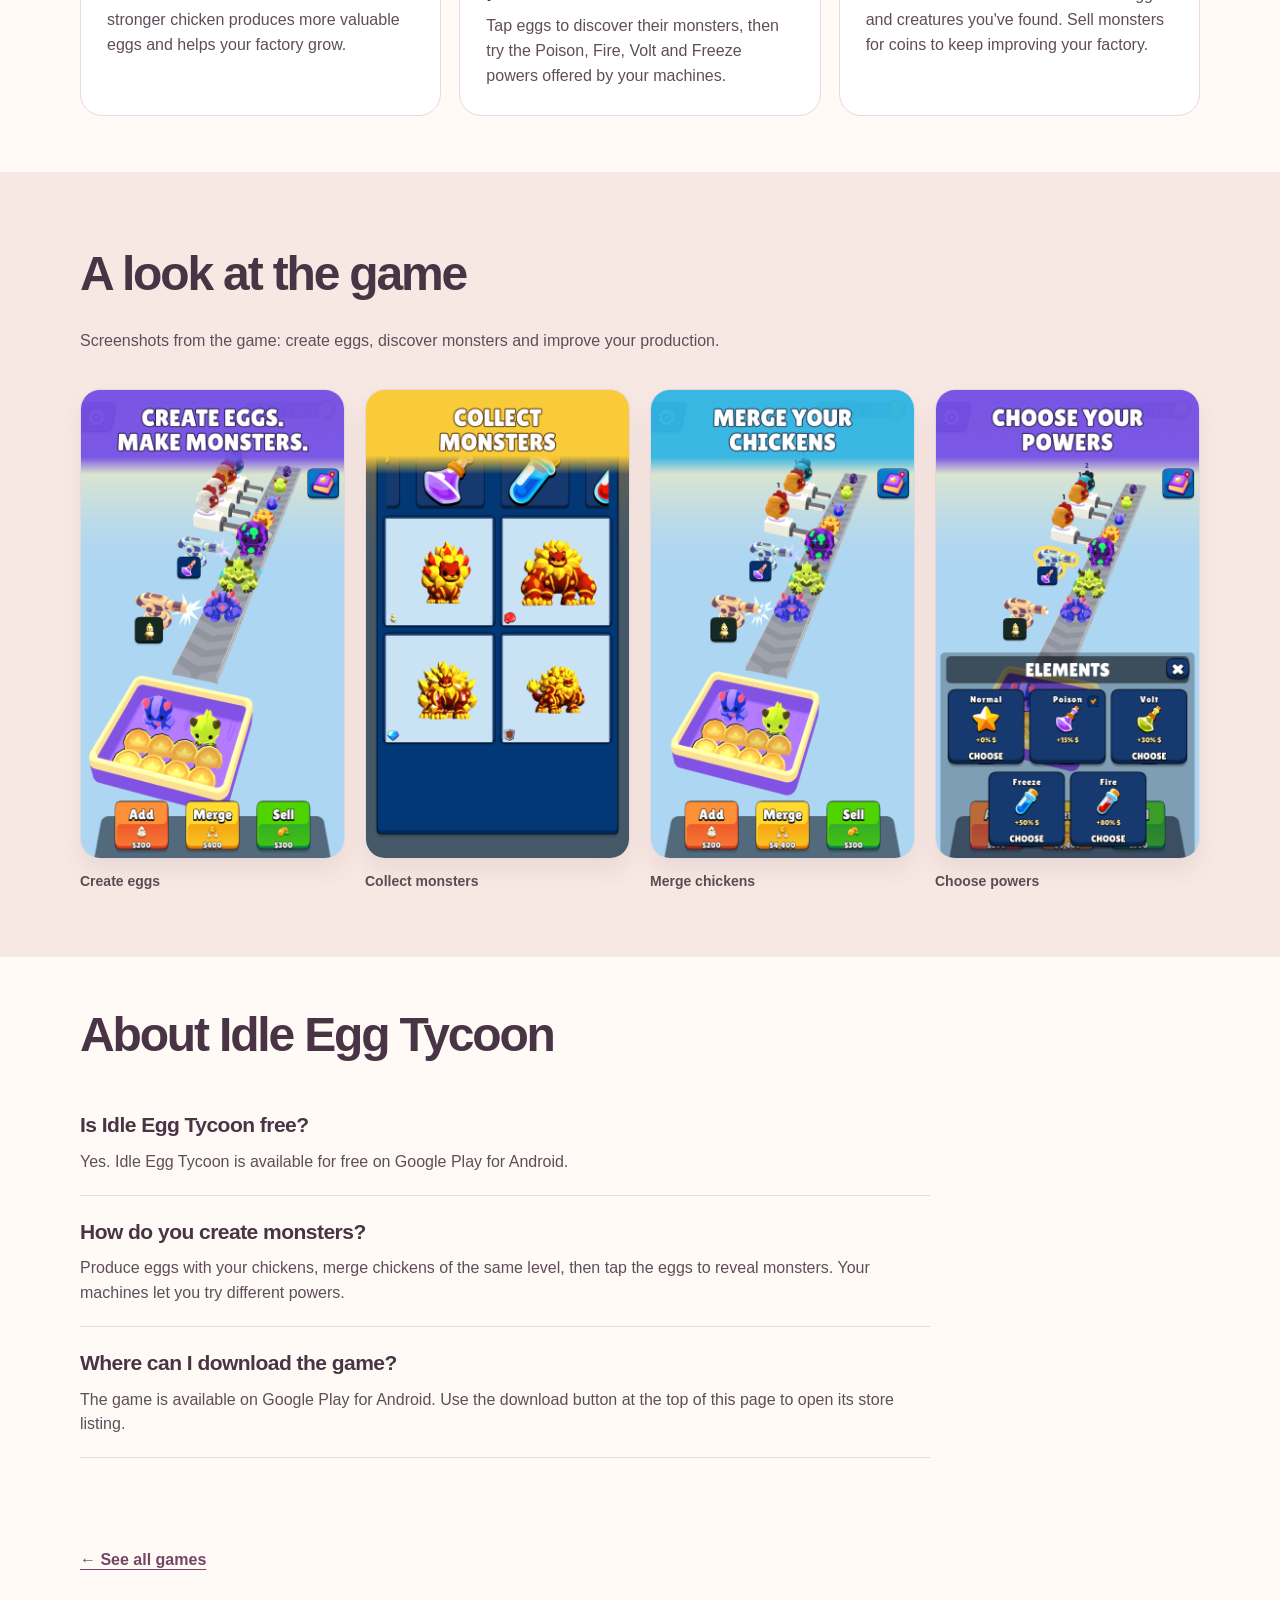
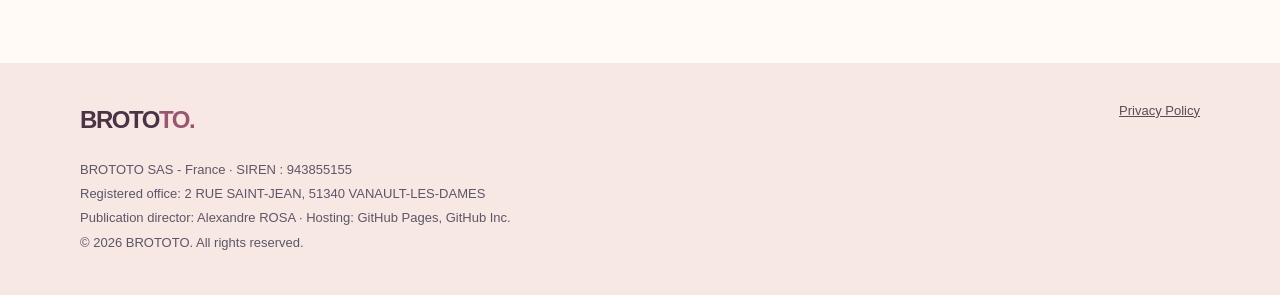
<file: games/idle-egg-tycoon/index.html>
<!DOCTYPE html>
<html lang="en" data-canonical-base="https://brototo.fr/games/idle-egg-tycoon/">
<head>
  <meta charset="UTF-8">
  <meta name="viewport" content="width=device-width, initial-scale=1">
  <script>
    window.dataLayer = window.dataLayer || [];
    function gtag(){dataLayer.push(arguments);}
    gtag('js', new Date());
    window.dataLayer.push({'gtm.start': new Date().getTime(), event: 'gtm.js'});
  </script>
  <script async src="https://www.googletagmanager.com/gtm.js?id=GTM-5X4987NF"></script>
  <meta name="description" content="Create monsters in Idle Egg Tycoon, a free mobile game from BROTOTO. Merge chickens, hatch eggs, collect creatures and grow your factory. Available on Google Play." data-fr-content="Créez des monstres dans Idle Egg Tycoon, jeu mobile gratuit de BROTOTO. Fusionnez des poules, faites éclore des œufs et développez votre usine. Disponible sur Google Play.">
  <meta name="theme-color" content="#fbe5de">
  <title data-fr="Idle Egg Tycoon — Jeu mobile gratuit de monstres | BROTOTO">Idle Egg Tycoon — Free Mobile Monster Game | BROTOTO</title>
  <link rel="icon" type="image/png" href="/favicon.png">
  <link rel="alternate" hreflang="en" href="https://brototo.fr/games/idle-egg-tycoon/">
  <link rel="alternate" hreflang="fr" href="https://brototo.fr/games/idle-egg-tycoon/?lang=fr">
  <link rel="alternate" hreflang="x-default" href="https://brototo.fr/games/idle-egg-tycoon/">
  <meta property="og:type" content="website">
  <meta property="og:site_name" content="BROTOTO">
  <meta property="og:url" content="https://brototo.fr/games/idle-egg-tycoon/" data-fr-content="https://brototo.fr/games/idle-egg-tycoon/?lang=fr">
  <meta property="og:title" content="Idle Egg Tycoon — Free Mobile Monster Game | BROTOTO" data-fr-content="Idle Egg Tycoon — Jeu mobile gratuit de monstres | BROTOTO">
  <meta property="og:description" content="Create monsters in Idle Egg Tycoon, a free mobile game from BROTOTO. Merge chickens, hatch eggs, collect creatures and grow your factory. Available on Google Play." data-fr-content="Créez des monstres dans Idle Egg Tycoon, jeu mobile gratuit de BROTOTO. Fusionnez des poules, faites éclore des œufs et développez votre usine. Disponible sur Google Play.">
  <meta property="og:locale" content="en_US" data-fr-content="fr_FR">
  <meta property="og:locale:alternate" content="fr_FR" data-fr-content="en_US">
  <meta property="og:image" content="https://brototo.fr/games/idle-egg-tycoon/assets/feature.jpg">
  <meta property="og:image:type" content="image/jpeg">
  <meta property="og:image:width" content="1024">
  <meta property="og:image:height" content="500">
  <meta property="og:image:alt" content="Idle Egg Tycoon artwork with a chick and two monsters" data-fr-content="Illustration d'Idle Egg Tycoon avec un poussin et deux monstres">
  <meta name="twitter:card" content="summary_large_image">
  <meta name="twitter:title" content="Idle Egg Tycoon — Free Mobile Monster Game | BROTOTO" data-fr-content="Idle Egg Tycoon — Jeu mobile gratuit de monstres | BROTOTO">
  <meta name="twitter:description" content="Create monsters in Idle Egg Tycoon, a free mobile game from BROTOTO. Merge chickens, hatch eggs, collect creatures and grow your factory. Available on Google Play." data-fr-content="Créez des monstres dans Idle Egg Tycoon, jeu mobile gratuit de BROTOTO. Fusionnez des poules, faites éclore des œufs et développez votre usine. Disponible sur Google Play.">
  <meta name="twitter:image" content="https://brototo.fr/games/idle-egg-tycoon/assets/feature.jpg">
  <meta name="twitter:image:alt" content="Idle Egg Tycoon artwork with a chick and two monsters" data-fr-content="Illustration d'Idle Egg Tycoon avec un poussin et deux monstres">
  <script type="application/ld+json">
  {
    "@context": "https://schema.org",
    "@graph": [
      {
        "@type": "VideoGame",
        "@id": "https://brototo.fr/games/idle-egg-tycoon/#game",
        "url": "https://brototo.fr/games/idle-egg-tycoon/",
        "name": "Idle Egg Tycoon",
        "description": "A free mobile game about creating monsters from eggs. Merge chickens, hatch creatures, collect discoveries and grow your factory. Available on Google Play.",
        "applicationCategory": "GameApplication",
        "gamePlatform": "Android",
        "operatingSystem": "Android",
        "downloadUrl": "https://play.google.com/store/apps/details?id=com.brototo.idleeggtycoon",
        "image": "https://brototo.fr/games/idle-egg-tycoon/assets/feature.jpg",
        "thumbnailUrl": "https://brototo.fr/games/idle-egg-tycoon/assets/icon.png",
        "screenshot": [
          "https://brototo.fr/games/idle-egg-tycoon/assets/screenshot-1.png",
          "https://brototo.fr/games/idle-egg-tycoon/assets/screenshot-2.png",
          "https://brototo.fr/games/idle-egg-tycoon/assets/screenshot-3.png",
          "https://brototo.fr/games/idle-egg-tycoon/assets/screenshot-4.png"
        ],
        "publisher": {"@id": "https://brototo.fr/#organization"}
      },
      {
        "@type": "BreadcrumbList",
        "@id": "https://brototo.fr/games/idle-egg-tycoon/#breadcrumbs",
        "itemListElement": [
          {"@type": "ListItem", "position": 1, "name": "Home", "item": "https://brototo.fr/"},
          {"@type": "ListItem", "position": 2, "name": "Games", "item": "https://brototo.fr/games/"},
          {"@type": "ListItem", "position": 3, "name": "Idle Egg Tycoon", "item": "https://brototo.fr/games/idle-egg-tycoon/"}
        ]
      }
    ]
  }
  </script>
  <link rel="stylesheet" href="/assets/games.css">
  <script src="/assets/site.js" defer></script>
</head>
<body>
  <header>
    <div class="wrap nav">
      <a class="brand" href="/" data-lang-link aria-label="Brototo">BROTO<span>TO.</span></a>
      <div class="site-links">
        <nav class="main-nav" aria-label="Main navigation" data-fr-aria-label="Navigation principale">
          <a class="section-active" href="/games/" data-lang-link data-fr="Jeux">Games</a>
          <a href="/#studio" data-lang-link data-fr="Le studio">The studio</a>
          <a href="/#contact" data-lang-link>Contact</a>
        </nav>
        <nav class="language-switch" aria-label="Language" data-fr-aria-label="Langue">
          <a id="language-en" href="?lang=en" lang="en" aria-current="page">EN</a>
          <span aria-hidden="true">/</span>
          <a id="language-fr" href="?lang=fr" lang="fr">FR</a>
        </nav>
      </div>
    </div>
  </header>

  <main>
    <div class="page-hero detail-hero">
      <div class="wrap">
        <a class="back-link" href="/games/" data-lang-link data-fr="← Tous les jeux">← All games</a>
        <p class="eyebrow" data-fr="Jeu mobile gratuit · Android">Free mobile game · Android</p>
        <div class="detail-intro">
          <div class="detail-heading">
            <img class="detail-icon" src="/games/idle-egg-tycoon/assets/icon.png" alt="" width="512" height="512">
            <div>
              <h1>Idle Egg Tycoon</h1>
              <p class="lead" data-fr="Un jeu mobile gratuit de création de monstres : fusionnez des poules, faites éclore des œufs et développez votre propre usine.">A free mobile monster creation game: merge chickens, hatch eggs and grow your own factory.</p>
            </div>
          </div>
          <div class="download-action">
            <a class="download-button" href="https://play.google.com/store/apps/details?id=com.brototo.idleeggtycoon">
              <svg class="download-icon" viewBox="0 0 32 32" fill="none" aria-hidden="true" focusable="false">
                <path d="M16 3v17m0 0 7-7m-7 7-7-7M5 22v4a3 3 0 0 0 3 3h16a3 3 0 0 0 3-3v-4" stroke="currentColor" stroke-width="2.8" stroke-linecap="round" stroke-linejoin="round"/>
              </svg>
              <span class="download-copy">
                <span data-fr="Télécharger gratuitement">Download for free</span>
                <span class="download-status">Google Play</span>
              </span>
            </a>
            <p class="download-note" data-fr="Disponible sur Android via Google Play.">Available on Android via Google Play.</p>
          </div>
        </div>
        <img class="feature-image" src="/games/idle-egg-tycoon/assets/feature.jpg" alt="Idle Egg Tycoon artwork with a chick and two monsters" data-fr-alt="Illustration d'Idle Egg Tycoon avec un poussin et deux monstres" width="1024" height="500">
      </div>
    </div>

    <section class="game-overview" aria-labelledby="overview-title">
      <div class="wrap">
        <div class="overview-grid">
          <h2 class="section-heading" id="overview-title" data-fr="Créez des monstres, en commençant par un œuf">Create monsters, starting with one egg</h2>
          <div class="overview-copy">
            <p data-fr="Dans Idle Egg Tycoon, chaque monstre commence par une poule et un œuf. Achetez des poules pour alimenter votre production, puis touchez les œufs pour révéler les créatures qu'ils renferment. Chaque nouvelle découverte vous rapproche d'une collection de monstres plus riche.">In Idle Egg Tycoon, every monster starts with a chicken and an egg. Buy chickens to keep production moving, then tap eggs to reveal the creatures inside. Each new discovery adds to your growing monster collection.</p>
            <p data-fr="Ce jeu mobile gratuit associe la gestion d'une usine à la surprise de créer des monstres. Choisissez l'action de vos machines, vendez les monstres obtenus contre des pièces et réinvestissez pour agrandir votre usine. La boucle est simple : produire, découvrir et améliorer.">This free mobile game combines factory building with the surprise of creating monsters. Choose what your machines do, sell the monsters you make for coins and reinvest to expand your factory. Produce, discover and upgrade as you go.</p>
          </div>
        </div>
      </div>
    </section>

    <section class="game-features" aria-labelledby="features-title">
      <div class="wrap">
        <h2 class="section-heading" id="features-title" data-fr="Comment développer votre usine à monstres">How to grow your monster factory</h2>
        <div class="feature-points">
          <div class="feature-point">
            <h3 data-fr="Fusionnez des poules pour créer de meilleurs œufs">Merge chickens for better eggs</h3>
            <p data-fr="Associez deux poules du même niveau. Une poule plus forte produit des œufs plus précieux et donne un nouvel élan à votre usine.">Combine two chickens of the same level. A stronger chicken produces more valuable eggs and helps your factory grow.</p>
          </div>
          <div class="feature-point">
            <h3 data-fr="Faites éclore des monstres aux pouvoirs variés">Hatch monsters with different powers</h3>
            <p data-fr="Touchez les œufs pour découvrir leurs monstres, puis essayez les pouvoirs Poison, Feu, Électricité et Gel proposés par vos machines.">Tap eggs to discover their monsters, then try the Poison, Fire, Volt and Freeze powers offered by your machines.</p>
          </div>
          <div class="feature-point">
            <h3 data-fr="Complétez votre collection de monstres">Grow your monster collection</h3>
            <p data-fr="Retrouvez les œufs et les créatures déjà découverts dans le carnet de collection. Vendez des monstres pour gagner des pièces et poursuivre vos améliorations.">Use the collection book to revisit the eggs and creatures you've found. Sell monsters for coins to keep improving your factory.</p>
          </div>
        </div>
      </div>
    </section>

    <section class="gallery" aria-labelledby="gallery-title">
      <div class="wrap">
        <h2 class="section-heading" id="gallery-title" data-fr="Le jeu en images">A look at the game</h2>
        <p class="gallery-intro" data-fr="Des captures issues du jeu : créez des œufs, découvrez des monstres et améliorez votre production.">Screenshots from the game: create eggs, discover monsters and improve your production.</p>
        <div class="screenshot-list">
          <figure>
            <img src="/games/idle-egg-tycoon/assets/screenshot-1.png" alt="Chickens producing eggs on a conveyor with monsters below" data-fr-alt="Des poules produisent des œufs sur un convoyeur, avec des monstres en dessous" width="1080" height="1920" loading="lazy">
            <figcaption data-fr="Créez des œufs">Create eggs</figcaption>
          </figure>
          <figure>
            <img src="/games/idle-egg-tycoon/assets/screenshot-2.png" alt="Monster collection showing several discovered creatures" data-fr-alt="Collection de monstres montrant plusieurs créatures découvertes" width="1080" height="1920" loading="lazy">
            <figcaption data-fr="Collectionnez des monstres">Collect monsters</figcaption>
          </figure>
          <figure>
            <img src="/games/idle-egg-tycoon/assets/screenshot-3.png" alt="Chickens and conveyor belt during a merge" data-fr-alt="Poules et convoyeur pendant une fusion" width="1080" height="1920" loading="lazy">
            <figcaption data-fr="Fusionnez vos poules">Merge chickens</figcaption>
          </figure>
          <figure>
            <img src="/games/idle-egg-tycoon/assets/screenshot-4.png" alt="Power selection with Poison, Volt, Freeze and Fire choices" data-fr-alt="Choix des pouvoirs Poison, Électricité, Gel et Feu" width="1080" height="1920" loading="lazy">
            <figcaption data-fr="Choisissez des pouvoirs">Choose powers</figcaption>
          </figure>
        </div>
      </div>
    </section>

    <section class="game-faq" aria-labelledby="faq-title">
      <div class="wrap">
        <h2 class="section-heading" id="faq-title" data-fr="À savoir sur Idle Egg Tycoon">About Idle Egg Tycoon</h2>
        <div class="faq-list">
          <div>
            <h3 data-fr="Idle Egg Tycoon est-il gratuit ?">Is Idle Egg Tycoon free?</h3>
            <p data-fr="Oui. Idle Egg Tycoon est disponible gratuitement sur Google Play pour Android.">Yes. Idle Egg Tycoon is available for free on Google Play for Android.</p>
          </div>
          <div>
            <h3 data-fr="Comment crée-t-on des monstres ?">How do you create monsters?</h3>
            <p data-fr="Produisez des œufs avec vos poules, fusionnez celles du même niveau, puis touchez les œufs pour découvrir des monstres. Les machines vous permettent d'essayer différents pouvoirs.">Produce eggs with your chickens, merge chickens of the same level, then tap the eggs to reveal monsters. Your machines let you try different powers.</p>
          </div>
          <div>
            <h3 data-fr="Où télécharger le jeu ?">Where can I download the game?</h3>
            <p data-fr="Le jeu est disponible sur Google Play pour Android. Utilisez le bouton de téléchargement en haut de cette page pour accéder à sa fiche.">The game is available on Google Play for Android. Use the download button at the top of this page to open its store listing.</p>
          </div>
        </div>
      </div>
    </section>

    <section class="more-games">
      <div class="wrap">
        <a class="text-link" href="/games/" data-lang-link data-fr="← Voir tous les jeux">← See all games</a>
      </div>
    </section>
  </main>

  <footer>
    <div class="wrap">
      <div class="footer-top">
        <a class="brand" href="/" data-lang-link>BROTO<span>TO.</span></a>
        <a href="/privacy/">Privacy Policy</a>
      </div>
      <div class="legal">
        <p>BROTOTO SAS - France · SIREN : 943855155</p>
        <p><span data-fr="Siège social :">Registered office:</span> 2 RUE SAINT-JEAN, 51340 VANAULT-LES-DAMES</p>
        <p><span data-fr="Directeur de publication :">Publication director:</span> Alexandre ROSA · <span data-fr="Hébergement :">Hosting:</span> GitHub Pages, GitHub Inc.</p>
        <p data-fr="© 2026 BROTOTO. Tous droits réservés.">© 2026 BROTOTO. All rights reserved.</p>
      </div>
    </div>
  </footer>
</body>
</html>
</file>
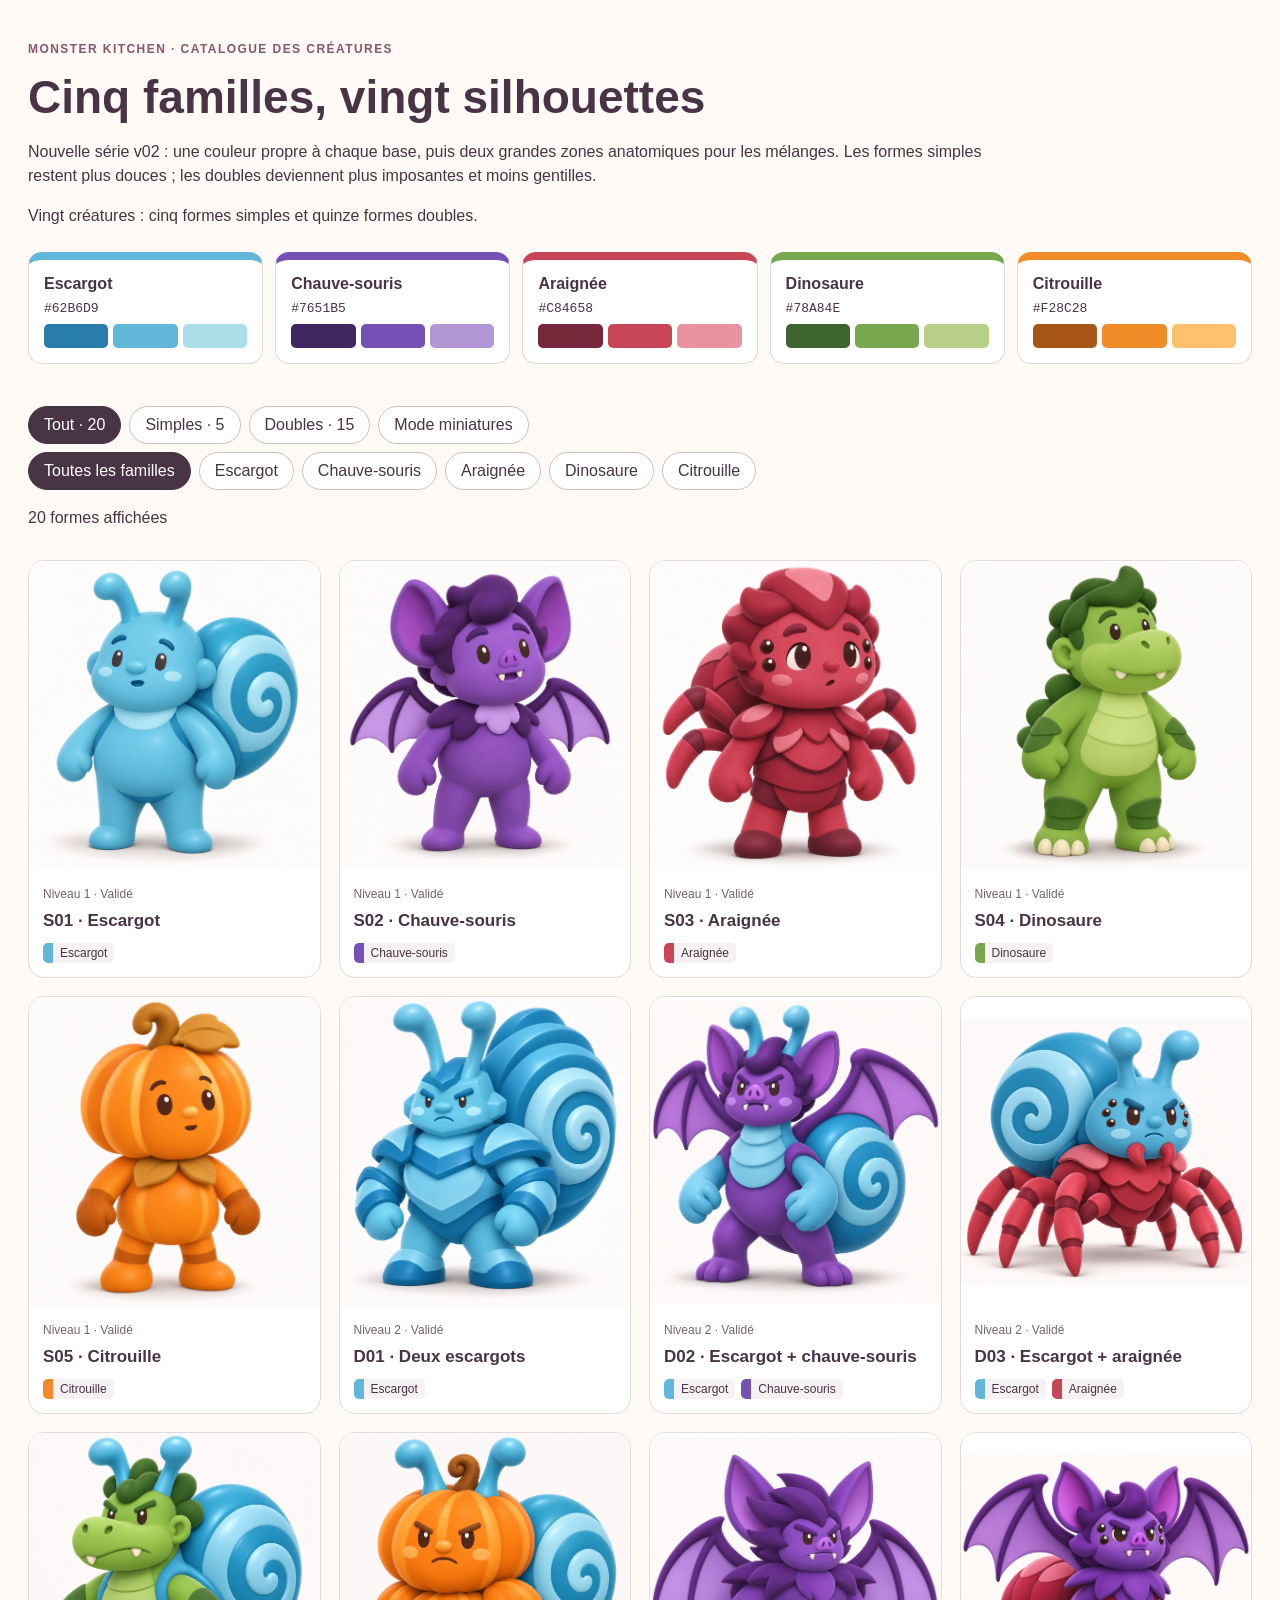
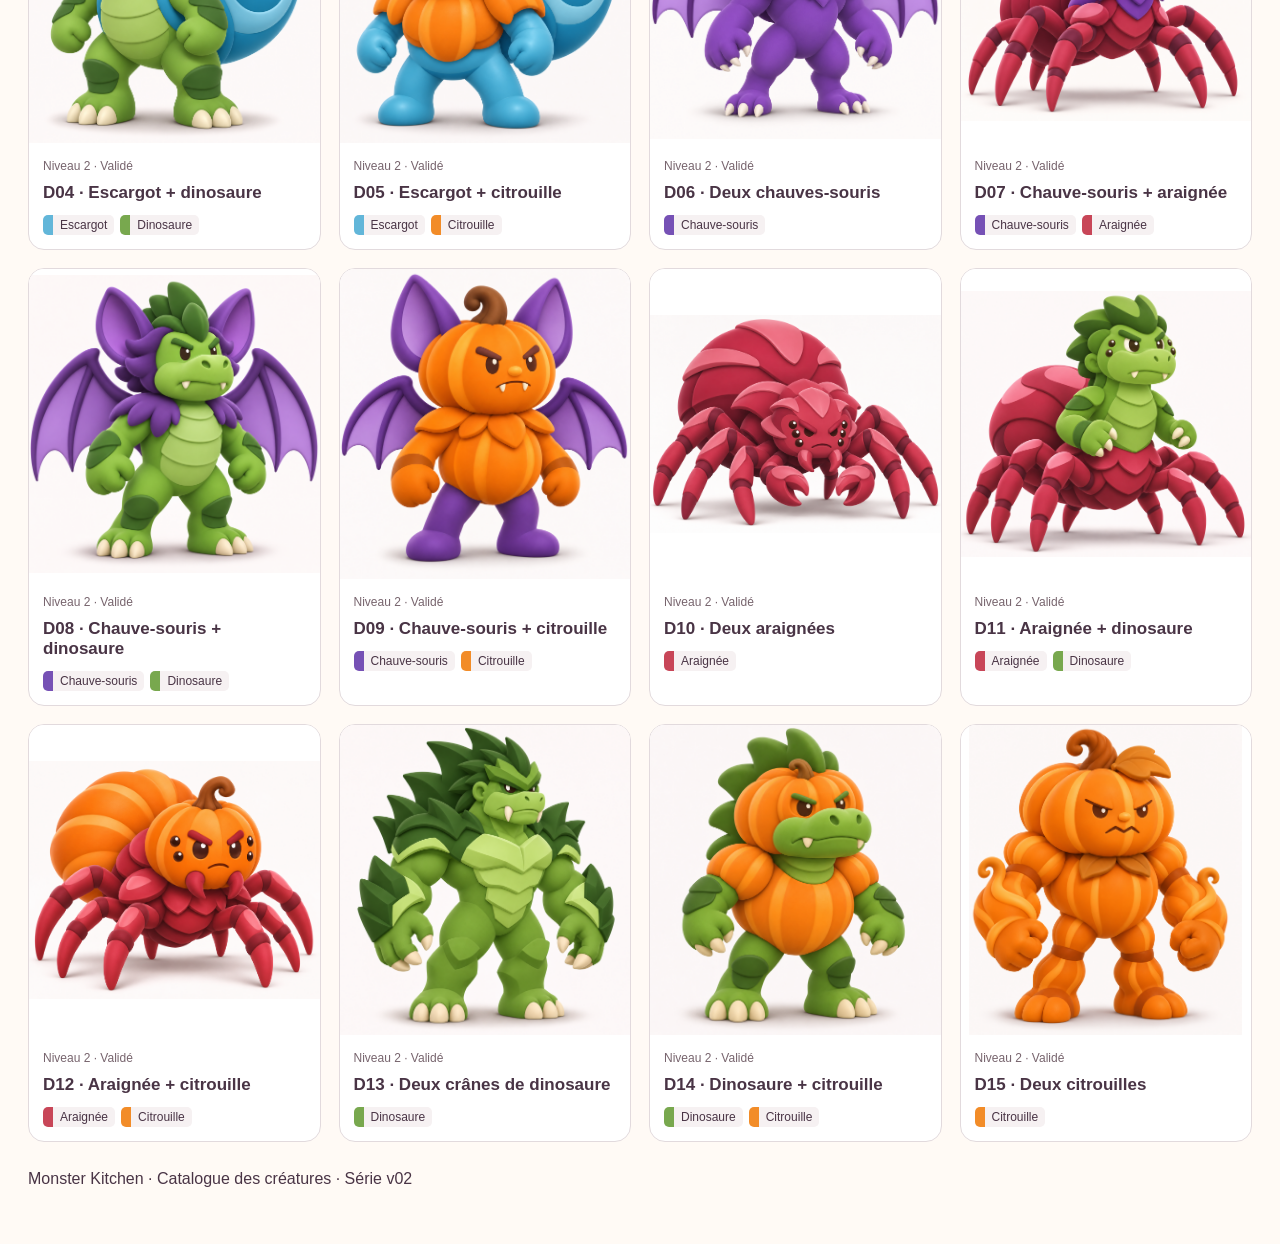
<file: monster-kitchen/catalogue/index.html>
<!doctype html>
<html lang="fr">
<head>
<meta charset="utf-8">
<meta name="viewport" content="width=device-width,initial-scale=1">
<meta name="robots" content="noindex, nofollow, noimageindex">
<meta name="description" content="Catalogue des vingt créatures de Monster Kitchen : cinq familles, leurs couleurs et quinze mélanges.">
<meta name="theme-color" content="#fbe5de">
<link rel="icon" type="image/png" href="/favicon.png">
<title>Monster Kitchen — Couleurs des créatures v02</title>
<style>
:root{font-family:Arial,Helvetica,sans-serif;color:#493445;background:#fffaf5}*{box-sizing:border-box}body{margin:0 auto;max-width:1600px;padding:28px}
.eyebrow{color:#895570;font-size:12px;font-weight:800;letter-spacing:.12em;text-transform:uppercase}h1{font-size:clamp(28px,4vw,46px);margin:0 0 12px}p{line-height:1.5}.intro{max-width:1000px}
.palette{display:grid;grid-template-columns:repeat(auto-fit,minmax(170px,1fr));gap:12px;margin:24px 0}.family{background:white;border:1px solid #e2dadd;border-top:8px solid var(--tone);border-radius:14px;padding:15px}.family b,.family code{display:block}.family code{font-size:13px;margin:8px 0}.tones{display:flex;gap:5px}.tones i{height:24px;flex:1;border-radius:5px}
.controls{position:sticky;top:0;z-index:2;background:#fffaf5f5;padding:10px 0 14px;backdrop-filter:blur(8px)}
.filter-row{display:flex;flex-wrap:wrap;gap:8px;margin:8px 0}button{font:inherit;border:1px solid #cdbfc5;color:inherit;background:white;border-radius:24px;padding:9px 15px;cursor:pointer}button[aria-pressed=true]{background:#493445;color:white;border-color:#493445}
main{display:grid;grid-template-columns:repeat(auto-fit,minmax(260px,1fr));gap:18px}article{background:white;border:1px solid #e2dadd;border-radius:16px;overflow:hidden}article[hidden]{display:none}article>a{display:block}article img{display:block;width:100%;height:310px;object-fit:contain;background:white}.caption{padding:14px}.level{font-size:12px;margin:0;color:#77646d}h2{font-size:17px;margin:8px 0 12px}.recipe-colours{display:flex;gap:6px;flex-wrap:wrap}.recipe-colours span{border-left:10px solid var(--tone);padding:3px 7px;background:#f6f1f2;border-radius:5px;font-size:12px}
.compact main{grid-template-columns:repeat(auto-fit,minmax(150px,1fr));gap:10px}.compact article img{height:170px}.compact h2{font-size:13px}.compact .caption{padding:10px}.compact .recipe-colours span{font-size:10px}
dialog{border:0;border-radius:16px;background:#fffaf5;color:inherit;padding:16px;max-width:94vw;max-height:94vh}dialog::backdrop{background:#211922cc}dialog header{display:flex;align-items:center;justify-content:space-between;gap:20px;margin-bottom:10px}dialog h2{margin:0}dialog img{display:block;max-width:88vw;max-height:78vh;object-fit:contain}
a{color:#6c3e85}a:focus-visible,button:focus-visible{outline:3px solid #62b6d9;outline-offset:4px}footer{margin:28px 0}
</style>
</head>
<body>
<header><p class="eyebrow">Monster Kitchen · Catalogue des créatures</p><h1>Cinq familles, vingt silhouettes</h1><p class="intro">Nouvelle série v02 : une couleur propre à chaque base, puis deux grandes zones anatomiques pour les mélanges. Les formes simples restent plus douces ; les doubles deviennent plus imposantes et moins gentilles.</p><p class="intro">Vingt créatures : cinq formes simples et quinze formes doubles.</p></header>
<section class="palette" aria-label="Les cinq couleurs des familles"><div class="family" style="--tone:#62B6D9"><b>Escargot</b><code>#62B6D9</code><div class="tones"><i style="background:#287DAB"></i><i style="background:#62B6D9"></i><i style="background:#AEDDEA"></i></div></div><div class="family" style="--tone:#7651B5"><b>Chauve-souris</b><code>#7651B5</code><div class="tones"><i style="background:#40265F"></i><i style="background:#7651B5"></i><i style="background:#B296D5"></i></div></div><div class="family" style="--tone:#C84658"><b>Araignée</b><code>#C84658</code><div class="tones"><i style="background:#76283A"></i><i style="background:#C84658"></i><i style="background:#E892A0"></i></div></div><div class="family" style="--tone:#78A84E"><b>Dinosaure</b><code>#78A84E</code><div class="tones"><i style="background:#3E642F"></i><i style="background:#78A84E"></i><i style="background:#B7CF86"></i></div></div><div class="family" style="--tone:#F28C28"><b>Citrouille</b><code>#F28C28</code><div class="tones"><i style="background:#A85617"></i><i style="background:#F28C28"></i><i style="background:#FFC16B"></i></div></div></section>
<div class="controls"><div class="filter-row" aria-label="Filtrer par niveau">
<button type="button" data-level-filter="" aria-pressed="true">Tout · 20</button><button type="button" data-level-filter="1" aria-pressed="false">Simples · 5</button><button type="button" data-level-filter="2" aria-pressed="false">Doubles · 15</button><button type="button" id="compact" aria-pressed="false">Mode miniatures</button>
</div><div class="filter-row" aria-label="Filtrer par ingrédient"><button type="button" data-family-filter="" aria-pressed="true">Toutes les familles</button><button type="button" data-family-filter="snail" aria-pressed="false">Escargot</button><button type="button" data-family-filter="bat" aria-pressed="false">Chauve-souris</button><button type="button" data-family-filter="spider" aria-pressed="false">Araignée</button><button type="button" data-family-filter="dinosaur-skull" aria-pressed="false">Dinosaure</button><button type="button" data-family-filter="pumpkin" aria-pressed="false">Citrouille</button></div><p id="count" aria-live="polite">20 formes affichées</p></div>
<main><article data-level="1" data-ingredients="snail"><a href="/monster-kitchen/catalogue/assets/base-snail.png" data-title="S01 · Escargot"><img src="/monster-kitchen/catalogue/assets/base-snail.png" alt="Escargot — niveau 1" loading="lazy"></a><div class="caption"><p class="level">Niveau 1 · Validé</p><h2>S01 · Escargot</h2><div class="recipe-colours"><span title="Escargot" style="--tone:#62B6D9">Escargot</span></div></div></article>
<article data-level="1" data-ingredients="bat"><a href="/monster-kitchen/catalogue/assets/base-bat.png" data-title="S02 · Chauve-souris"><img src="/monster-kitchen/catalogue/assets/base-bat.png" alt="Chauve-souris — niveau 1" loading="lazy"></a><div class="caption"><p class="level">Niveau 1 · Validé</p><h2>S02 · Chauve-souris</h2><div class="recipe-colours"><span title="Chauve-souris" style="--tone:#7651B5">Chauve-souris</span></div></div></article>
<article data-level="1" data-ingredients="spider"><a href="/monster-kitchen/catalogue/assets/base-spider.png" data-title="S03 · Araignée"><img src="/monster-kitchen/catalogue/assets/base-spider.png" alt="Araignée — niveau 1" loading="lazy"></a><div class="caption"><p class="level">Niveau 1 · Validé</p><h2>S03 · Araignée</h2><div class="recipe-colours"><span title="Araignée" style="--tone:#C84658">Araignée</span></div></div></article>
<article data-level="1" data-ingredients="dinosaur-skull"><a href="/monster-kitchen/catalogue/assets/base-dinosaur-skull.png" data-title="S04 · Dinosaure"><img src="/monster-kitchen/catalogue/assets/base-dinosaur-skull.png" alt="Dinosaure — niveau 1" loading="lazy"></a><div class="caption"><p class="level">Niveau 1 · Validé</p><h2>S04 · Dinosaure</h2><div class="recipe-colours"><span title="Dinosaure" style="--tone:#78A84E">Dinosaure</span></div></div></article>
<article data-level="1" data-ingredients="pumpkin"><a href="/monster-kitchen/catalogue/assets/base-pumpkin.png" data-title="S05 · Citrouille"><img src="/monster-kitchen/catalogue/assets/base-pumpkin.png" alt="Citrouille — niveau 1" loading="lazy"></a><div class="caption"><p class="level">Niveau 1 · Validé</p><h2>S05 · Citrouille</h2><div class="recipe-colours"><span title="Citrouille" style="--tone:#F28C28">Citrouille</span></div></div></article>
<article data-level="2" data-ingredients="snail snail"><a href="/monster-kitchen/catalogue/assets/double-snail-snail.png" data-title="D01 · Deux escargots"><img src="/monster-kitchen/catalogue/assets/double-snail-snail.png" alt="Deux escargots — niveau 2" loading="lazy"></a><div class="caption"><p class="level">Niveau 2 · Validé</p><h2>D01 · Deux escargots</h2><div class="recipe-colours"><span title="Escargot" style="--tone:#62B6D9">Escargot</span></div></div></article>
<article data-level="2" data-ingredients="snail bat"><a href="/monster-kitchen/catalogue/assets/double-snail-bat.png" data-title="D02 · Escargot + chauve-souris"><img src="/monster-kitchen/catalogue/assets/double-snail-bat.png" alt="Escargot + chauve-souris — niveau 2" loading="lazy"></a><div class="caption"><p class="level">Niveau 2 · Validé</p><h2>D02 · Escargot + chauve-souris</h2><div class="recipe-colours"><span title="Escargot" style="--tone:#62B6D9">Escargot</span><span title="Chauve-souris" style="--tone:#7651B5">Chauve-souris</span></div></div></article>
<article data-level="2" data-ingredients="snail spider"><a href="/monster-kitchen/catalogue/assets/double-snail-spider.png" data-title="D03 · Escargot + araignée"><img src="/monster-kitchen/catalogue/assets/double-snail-spider.png" alt="Escargot + araignée — niveau 2" loading="lazy"></a><div class="caption"><p class="level">Niveau 2 · Validé</p><h2>D03 · Escargot + araignée</h2><div class="recipe-colours"><span title="Escargot" style="--tone:#62B6D9">Escargot</span><span title="Araignée" style="--tone:#C84658">Araignée</span></div></div></article>
<article data-level="2" data-ingredients="snail dinosaur-skull"><a href="/monster-kitchen/catalogue/assets/double-snail-dinosaur.png" data-title="D04 · Escargot + dinosaure"><img src="/monster-kitchen/catalogue/assets/double-snail-dinosaur.png" alt="Escargot + dinosaure — niveau 2" loading="lazy"></a><div class="caption"><p class="level">Niveau 2 · Validé</p><h2>D04 · Escargot + dinosaure</h2><div class="recipe-colours"><span title="Escargot" style="--tone:#62B6D9">Escargot</span><span title="Dinosaure" style="--tone:#78A84E">Dinosaure</span></div></div></article>
<article data-level="2" data-ingredients="snail pumpkin"><a href="/monster-kitchen/catalogue/assets/double-snail-pumpkin.png" data-title="D05 · Escargot + citrouille"><img src="/monster-kitchen/catalogue/assets/double-snail-pumpkin.png" alt="Escargot + citrouille — niveau 2" loading="lazy"></a><div class="caption"><p class="level">Niveau 2 · Validé</p><h2>D05 · Escargot + citrouille</h2><div class="recipe-colours"><span title="Escargot" style="--tone:#62B6D9">Escargot</span><span title="Citrouille" style="--tone:#F28C28">Citrouille</span></div></div></article>
<article data-level="2" data-ingredients="bat bat"><a href="/monster-kitchen/catalogue/assets/double-bat-bat.png" data-title="D06 · Deux chauves-souris"><img src="/monster-kitchen/catalogue/assets/double-bat-bat.png" alt="Deux chauves-souris — niveau 2" loading="lazy"></a><div class="caption"><p class="level">Niveau 2 · Validé</p><h2>D06 · Deux chauves-souris</h2><div class="recipe-colours"><span title="Chauve-souris" style="--tone:#7651B5">Chauve-souris</span></div></div></article>
<article data-level="2" data-ingredients="bat spider"><a href="/monster-kitchen/catalogue/assets/double-bat-spider.png" data-title="D07 · Chauve-souris + araignée"><img src="/monster-kitchen/catalogue/assets/double-bat-spider.png" alt="Chauve-souris + araignée — niveau 2" loading="lazy"></a><div class="caption"><p class="level">Niveau 2 · Validé</p><h2>D07 · Chauve-souris + araignée</h2><div class="recipe-colours"><span title="Chauve-souris" style="--tone:#7651B5">Chauve-souris</span><span title="Araignée" style="--tone:#C84658">Araignée</span></div></div></article>
<article data-level="2" data-ingredients="bat dinosaur-skull"><a href="/monster-kitchen/catalogue/assets/double-bat-dinosaur.png" data-title="D08 · Chauve-souris + dinosaure"><img src="/monster-kitchen/catalogue/assets/double-bat-dinosaur.png" alt="Chauve-souris + dinosaure — niveau 2" loading="lazy"></a><div class="caption"><p class="level">Niveau 2 · Validé</p><h2>D08 · Chauve-souris + dinosaure</h2><div class="recipe-colours"><span title="Chauve-souris" style="--tone:#7651B5">Chauve-souris</span><span title="Dinosaure" style="--tone:#78A84E">Dinosaure</span></div></div></article>
<article data-level="2" data-ingredients="bat pumpkin"><a href="/monster-kitchen/catalogue/assets/double-bat-pumpkin.png" data-title="D09 · Chauve-souris + citrouille"><img src="/monster-kitchen/catalogue/assets/double-bat-pumpkin.png" alt="Chauve-souris + citrouille — niveau 2" loading="lazy"></a><div class="caption"><p class="level">Niveau 2 · Validé</p><h2>D09 · Chauve-souris + citrouille</h2><div class="recipe-colours"><span title="Chauve-souris" style="--tone:#7651B5">Chauve-souris</span><span title="Citrouille" style="--tone:#F28C28">Citrouille</span></div></div></article>
<article data-level="2" data-ingredients="spider spider"><a href="/monster-kitchen/catalogue/assets/double-spider-spider.png" data-title="D10 · Deux araignées"><img src="/monster-kitchen/catalogue/assets/double-spider-spider.png" alt="Deux araignées — niveau 2" loading="lazy"></a><div class="caption"><p class="level">Niveau 2 · Validé</p><h2>D10 · Deux araignées</h2><div class="recipe-colours"><span title="Araignée" style="--tone:#C84658">Araignée</span></div></div></article>
<article data-level="2" data-ingredients="spider dinosaur-skull"><a href="/monster-kitchen/catalogue/assets/double-spider-dinosaur.png" data-title="D11 · Araignée + dinosaure"><img src="/monster-kitchen/catalogue/assets/double-spider-dinosaur.png" alt="Araignée + dinosaure — niveau 2" loading="lazy"></a><div class="caption"><p class="level">Niveau 2 · Validé</p><h2>D11 · Araignée + dinosaure</h2><div class="recipe-colours"><span title="Araignée" style="--tone:#C84658">Araignée</span><span title="Dinosaure" style="--tone:#78A84E">Dinosaure</span></div></div></article>
<article data-level="2" data-ingredients="spider pumpkin"><a href="/monster-kitchen/catalogue/assets/double-spider-pumpkin.png" data-title="D12 · Araignée + citrouille"><img src="/monster-kitchen/catalogue/assets/double-spider-pumpkin.png" alt="Araignée + citrouille — niveau 2" loading="lazy"></a><div class="caption"><p class="level">Niveau 2 · Validé</p><h2>D12 · Araignée + citrouille</h2><div class="recipe-colours"><span title="Araignée" style="--tone:#C84658">Araignée</span><span title="Citrouille" style="--tone:#F28C28">Citrouille</span></div></div></article>
<article data-level="2" data-ingredients="dinosaur-skull dinosaur-skull"><a href="/monster-kitchen/catalogue/assets/double-dinosaur-dinosaur.png" data-title="D13 · Deux crânes de dinosaure"><img src="/monster-kitchen/catalogue/assets/double-dinosaur-dinosaur.png" alt="Deux crânes de dinosaure — niveau 2" loading="lazy"></a><div class="caption"><p class="level">Niveau 2 · Validé</p><h2>D13 · Deux crânes de dinosaure</h2><div class="recipe-colours"><span title="Dinosaure" style="--tone:#78A84E">Dinosaure</span></div></div></article>
<article data-level="2" data-ingredients="dinosaur-skull pumpkin"><a href="/monster-kitchen/catalogue/assets/double-dinosaur-pumpkin.png" data-title="D14 · Dinosaure + citrouille"><img src="/monster-kitchen/catalogue/assets/double-dinosaur-pumpkin.png" alt="Dinosaure + citrouille — niveau 2" loading="lazy"></a><div class="caption"><p class="level">Niveau 2 · Validé</p><h2>D14 · Dinosaure + citrouille</h2><div class="recipe-colours"><span title="Dinosaure" style="--tone:#78A84E">Dinosaure</span><span title="Citrouille" style="--tone:#F28C28">Citrouille</span></div></div></article>
<article data-level="2" data-ingredients="pumpkin pumpkin"><a href="/monster-kitchen/catalogue/assets/double-pumpkin-pumpkin.png" data-title="D15 · Deux citrouilles"><img src="/monster-kitchen/catalogue/assets/double-pumpkin-pumpkin.png" alt="Deux citrouilles — niveau 2" loading="lazy"></a><div class="caption"><p class="level">Niveau 2 · Validé</p><h2>D15 · Deux citrouilles</h2><div class="recipe-colours"><span title="Citrouille" style="--tone:#F28C28">Citrouille</span></div></div></article></main>
<dialog aria-labelledby="preview-title"><header><h2 id="preview-title"></h2><button type="button" id="close">Fermer</button></header><img alt=""></dialog>
<footer>Monster Kitchen · Catalogue des créatures · Série v02</footer>
<script>
let selectedLevel="",selectedFamily="";const dialog=document.querySelector("dialog");
function filterCards(){let visible=0;document.querySelectorAll("article").forEach(card=>{card.hidden=!!((selectedLevel&&card.dataset.level!==selectedLevel)||(selectedFamily&&!card.dataset.ingredients.split(" ").includes(selectedFamily)));if(!card.hidden)visible++});document.querySelector("#count").textContent=visible+" forme"+(visible===1?"":"s")+" affichée"+(visible===1?"":"s")}
document.querySelectorAll("[data-level-filter]").forEach(button=>button.addEventListener("click",()=>{selectedLevel=button.dataset.levelFilter;document.querySelectorAll("[data-level-filter]").forEach(other=>other.setAttribute("aria-pressed",String(other===button)));filterCards()}));
document.querySelectorAll("[data-family-filter]").forEach(button=>button.addEventListener("click",()=>{selectedFamily=button.dataset.familyFilter;document.querySelectorAll("[data-family-filter]").forEach(other=>other.setAttribute("aria-pressed",String(other===button)));filterCards()}));
document.querySelector("#compact").addEventListener("click",event=>{let enabled=document.body.classList.toggle("compact");event.currentTarget.setAttribute("aria-pressed",String(enabled));event.currentTarget.textContent=enabled?"Grandes vues":"Mode miniatures"});
document.querySelectorAll("article a").forEach(link=>link.addEventListener("click",event=>{if(typeof dialog.showModal!=="function")return;event.preventDefault();dialog.querySelector("img").src=link.href;dialog.querySelector("img").alt=link.dataset.title;document.querySelector("#preview-title").textContent=link.dataset.title;dialog.showModal()}));
document.querySelector("#close").addEventListener("click",()=>dialog.close());dialog.addEventListener("click",event=>{if(event.target===dialog)dialog.close()});
</script>
</body>
</html>
</file>
<file: assets/games.css>
:root {
  color-scheme: light;
  --ink: #493445;
  --purple: #895570;
  --cream: #fffaf5;
  --muted: #665965;
}

* { box-sizing: border-box; }
html { scroll-behavior: smooth; }
body { margin: 0; background: var(--cream); color: var(--ink); font-family: Arial, Helvetica, sans-serif; line-height: 1.55; }
a { color: inherit; }
a:focus-visible { outline: 3px solid #895570; outline-offset: 5px; }
img { display: block; max-width: 100%; }
.wrap { width: min(1120px, calc(100% - 48px)); margin: auto; }

header { background: #fbe5de; }
.nav { min-height: 84px; display: flex; justify-content: space-between; align-items: center; gap: 24px; }
.brand { color: var(--ink); text-decoration: none; font-size: 24px; font-weight: 900; letter-spacing: -.06em; }
.brand span { color: #985673; }
.site-links { display: flex; align-items: center; gap: 28px; }
nav { display: flex; gap: 28px; align-items: center; font-size: 14px; font-weight: 700; }
nav a { text-decoration: none; }
nav a:hover { color: #985673; }
.language-switch { gap: 6px; white-space: nowrap; }
.language-switch a[aria-current="page"], .main-nav a[aria-current="page"], .main-nav a.section-active { text-decoration: underline; text-underline-offset: 4px; }

.page-hero {
  background: radial-gradient(ellipse at 85% 10%, #ffe8c6 0%, transparent 48%), linear-gradient(125deg, #fbe5de 5%, #f8dbe1 52%, #f6e4ee 100%);
}
.page-hero .wrap { padding-top: 76px; padding-bottom: 82px; }
.eyebrow { margin: 0 0 18px; color: var(--purple); font-size: 12px; font-weight: 800; letter-spacing: .17em; text-transform: uppercase; }
h1, h2, h3, p { margin-top: 0; }
h1 { max-width: 850px; margin-bottom: 22px; font-size: clamp(50px, 7vw, 84px); line-height: 1.02; letter-spacing: -.06em; }
h1 em { color: #985673; font-style: normal; }
.lead { max-width: 660px; margin-bottom: 0; color: #5d4b54; font-size: 19px; }
.section-heading { margin-bottom: 28px; font-size: clamp(32px, 4vw, 48px); line-height: 1.1; letter-spacing: -.045em; }
.muted { color: var(--muted); }

.catalog { padding: 72px 0 112px; }
.game-list { display: grid; gap: 24px; }
.game-card { display: grid; grid-template-columns: minmax(0, 1.1fr) minmax(0, 1fr); overflow: hidden; border: 1px solid #ead8dc; border-radius: 28px; background: #fff; text-decoration: none; box-shadow: 0 16px 38px rgba(73, 52, 69, .07); transition: transform .2s, box-shadow .2s; }
.game-card:hover { transform: translateY(-4px); box-shadow: 0 22px 44px rgba(73, 52, 69, .12); }
.game-card-art { display: grid; place-items: center; min-height: 310px; background: #c7e6ee; }
.game-card-art img { width: 100%; height: auto; }
.game-card-body { display: flex; flex-direction: column; justify-content: center; align-items: start; padding: 38px; }
.game-card-icon { width: 70px; height: 70px; margin-bottom: 22px; border-radius: 18px; }
.game-card h2 { margin-bottom: 12px; font-size: clamp(30px, 3.5vw, 44px); line-height: 1.08; letter-spacing: -.045em; }
.game-card p { max-width: 410px; margin-bottom: 22px; color: #604d5a; font-size: 17px; }
.text-link { color: #744564; font-weight: 800; text-underline-offset: 4px; }

.detail-hero .wrap { padding-top: 48px; padding-bottom: 68px; }
.back-link { display: inline-block; margin-bottom: 36px; color: #744564; font-size: 14px; font-weight: 700; text-underline-offset: 4px; }
.detail-intro { display: grid; grid-template-columns: minmax(250px, 320px) minmax(0, 1fr); gap: 40px; align-items: center; }
.detail-heading { display: flex; grid-column: 2; grid-row: 1; align-items: center; gap: 20px; min-width: 0; }
.detail-heading > div { min-width: 0; }
.detail-icon { width: 88px; height: 88px; flex: none; border-radius: 22px; box-shadow: 0 10px 24px rgba(73, 52, 69, .12); }
.detail-intro h1 { margin: 0 0 12px; font-size: clamp(48px, 6vw, 76px); }
.detail-intro .lead { max-width: 760px; }
.download-action { grid-column: 1; grid-row: 1; }
.download-button { display: flex; align-items: center; gap: 16px; width: 100%; min-height: 112px; padding: 20px; border: 1px solid #67475b; border-radius: 24px; background: linear-gradient(135deg, #67475b, #985673); color: #fff; box-shadow: 0 14px 26px rgba(73, 52, 69, .17); font-family: Arial, Helvetica, sans-serif; text-align: left; text-decoration: none; cursor: pointer; }
.download-button:hover { background: linear-gradient(135deg, #583b4d, #89506a); }
.download-icon { width: 48px; height: 48px; flex: none; padding: 10px; border-radius: 14px; background: rgba(255, 255, 255, .16); }
.download-copy { display: flex; flex-direction: column; align-items: flex-start; gap: 8px; font-size: 19px; font-weight: 800; line-height: 1.2; }
.download-status { padding: 6px 11px; border-radius: 999px; background: #fff4f2; color: #493445; font-size: 13px; font-weight: 800; }
.download-note { max-width: 300px; margin: 10px 4px 0; color: #5d4b54; font-size: 13px; }
.feature-image { width: 100%; height: auto; margin-top: 48px; border-radius: 24px; box-shadow: 0 18px 36px rgba(73, 52, 69, .12); }
.game-overview { padding: 82px 0 48px; }
.overview-grid { display: grid; grid-template-columns: minmax(0, 1fr) minmax(0, 1fr); gap: 65px; align-items: start; }
.overview-copy p { margin: 4px 0 16px; color: #604d5a; font-size: 18px; }
.overview-copy p:last-child { margin-bottom: 0; }
.game-features { padding: 24px 0 56px; }
.feature-points { display: grid; grid-template-columns: repeat(3, minmax(0, 1fr)); gap: 18px; }
.feature-point { padding: 26px; border: 1px solid #ead8dc; border-radius: 22px; background: #fff; }
.feature-point h3 { margin: 0 0 8px; font-size: 20px; letter-spacing: -.025em; }
.feature-point p { margin-bottom: 0; color: #604d5a; }
.gallery { padding: 76px 0 64px; background: #f8e8e3; }
.gallery-intro { max-width: 640px; margin-bottom: 36px; color: #604d5a; }
.screenshot-list { display: grid; grid-template-columns: repeat(4, minmax(0, 1fr)); gap: 20px; }
.screenshot-list figure { margin: 0; }
.screenshot-list img { width: 100%; height: auto; border: 1px solid #e5d7db; border-radius: 20px; box-shadow: 0 12px 22px rgba(73, 52, 69, .08); }
.screenshot-list figcaption { margin-top: 12px; color: #5d4b54; font-size: 14px; font-weight: 700; }
.game-faq { padding: 52px 0 20px; }
.faq-list { max-width: 850px; }
.faq-list > div { padding: 20px 0; border-bottom: 1px solid #ead8dc; }
.faq-list h3 { margin-bottom: 8px; font-size: 21px; letter-spacing: -.025em; }
.faq-list p { margin-bottom: 0; color: #604d5a; }
.more-games { padding: 70px 0 90px; }

footer { padding: 38px 0; color: #5d4b54; background: #f8e8e3; font-size: 13px; }
.footer-top { display: flex; flex-wrap: wrap; justify-content: space-between; gap: 20px; }
.legal { margin-top: 22px; color: #5d5569; }
.legal p { margin: 4px 0; }

@media (max-width: 1000px) {
  .detail-intro { grid-template-columns: 1fr; gap: 24px; }
  .detail-heading, .download-action { grid-column: 1; }
  .detail-heading { grid-row: 1; }
  .download-action { grid-row: 2; width: min(100%, 360px); }
}

@media (max-width: 720px) {
  .wrap { width: min(100% - 36px, 1120px); }
  .nav { min-height: 72px; flex-wrap: wrap; gap: 12px; padding: 16px 0; }
  .site-links { width: 100%; justify-content: space-between; gap: 12px; }
  nav { gap: 16px; font-size: 13px; }
  .page-hero .wrap { padding-top: 54px; padding-bottom: 60px; }
  .lead { font-size: 17px; }
  .catalog { padding: 46px 0 72px; }
  .game-card { grid-template-columns: 1fr; }
  .game-card-art { min-height: 0; aspect-ratio: 1024 / 500; }
  .game-card-body { padding: 27px; }
  .game-card-icon { width: 60px; height: 60px; margin-bottom: 16px; border-radius: 15px; }
  .detail-hero .wrap { padding-top: 32px; padding-bottom: 46px; }
  .back-link { margin-bottom: 30px; }
  .detail-heading { align-items: flex-start; gap: 16px; }
  .detail-icon { width: 72px; height: 72px; border-radius: 18px; }
  .detail-intro h1 { font-size: clamp(36px, 10vw, 54px); }
  .feature-image { margin-top: 34px; border-radius: 17px; }
  .game-overview { padding: 58px 0 36px; }
  .overview-grid { grid-template-columns: 1fr; gap: 0; }
  .game-features { padding: 18px 0 40px; }
  .feature-points { grid-template-columns: 1fr; }
  .gallery { padding: 58px 0 44px; }
  .screenshot-list { display: grid; grid-auto-flow: column; grid-auto-columns: min(72vw, 320px); grid-template-columns: none; overflow-x: auto; padding-bottom: 15px; scroll-snap-type: x mandatory; }
  .screenshot-list figure { scroll-snap-align: start; }
  .game-faq { padding: 36px 0 0; }
  .more-games { padding: 55px 0 70px; }
}

@media (prefers-reduced-motion: reduce) {
  html { scroll-behavior: auto; }
  .game-card { transition: none; }
}
</file>
